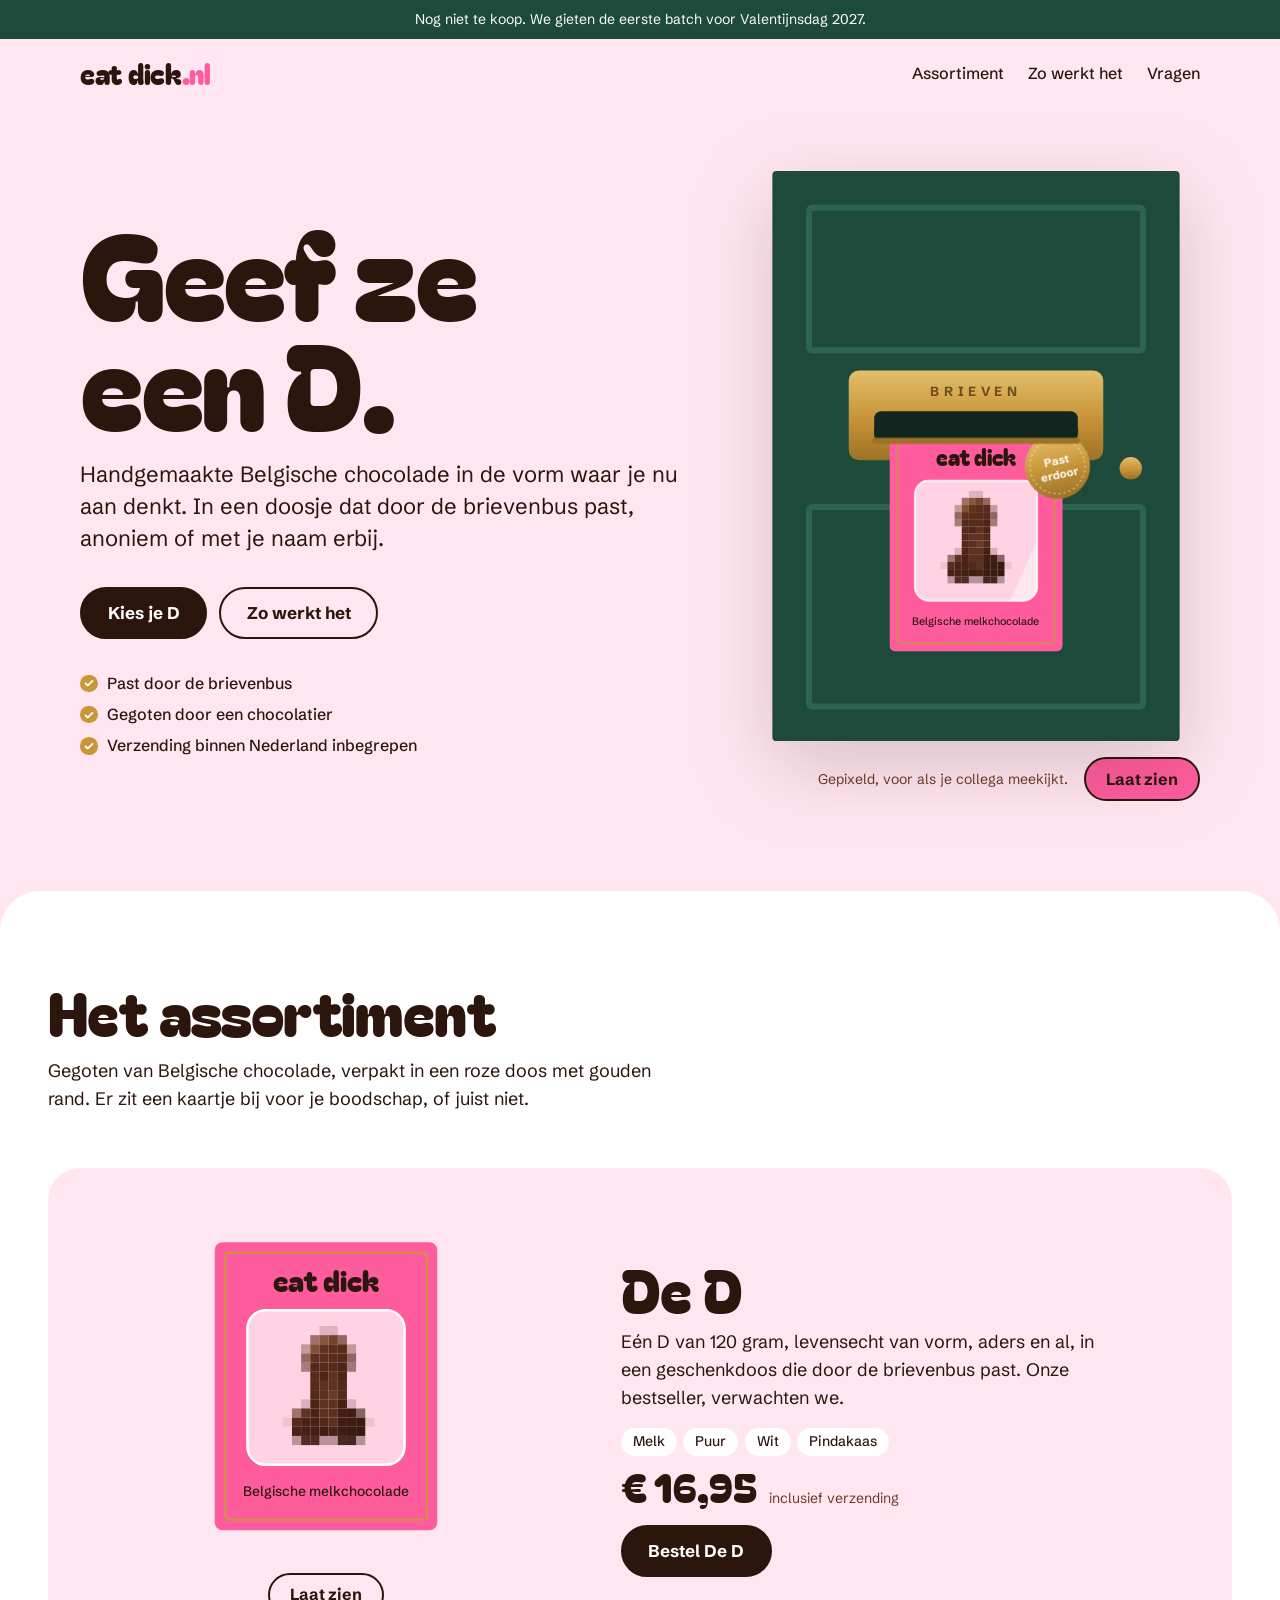
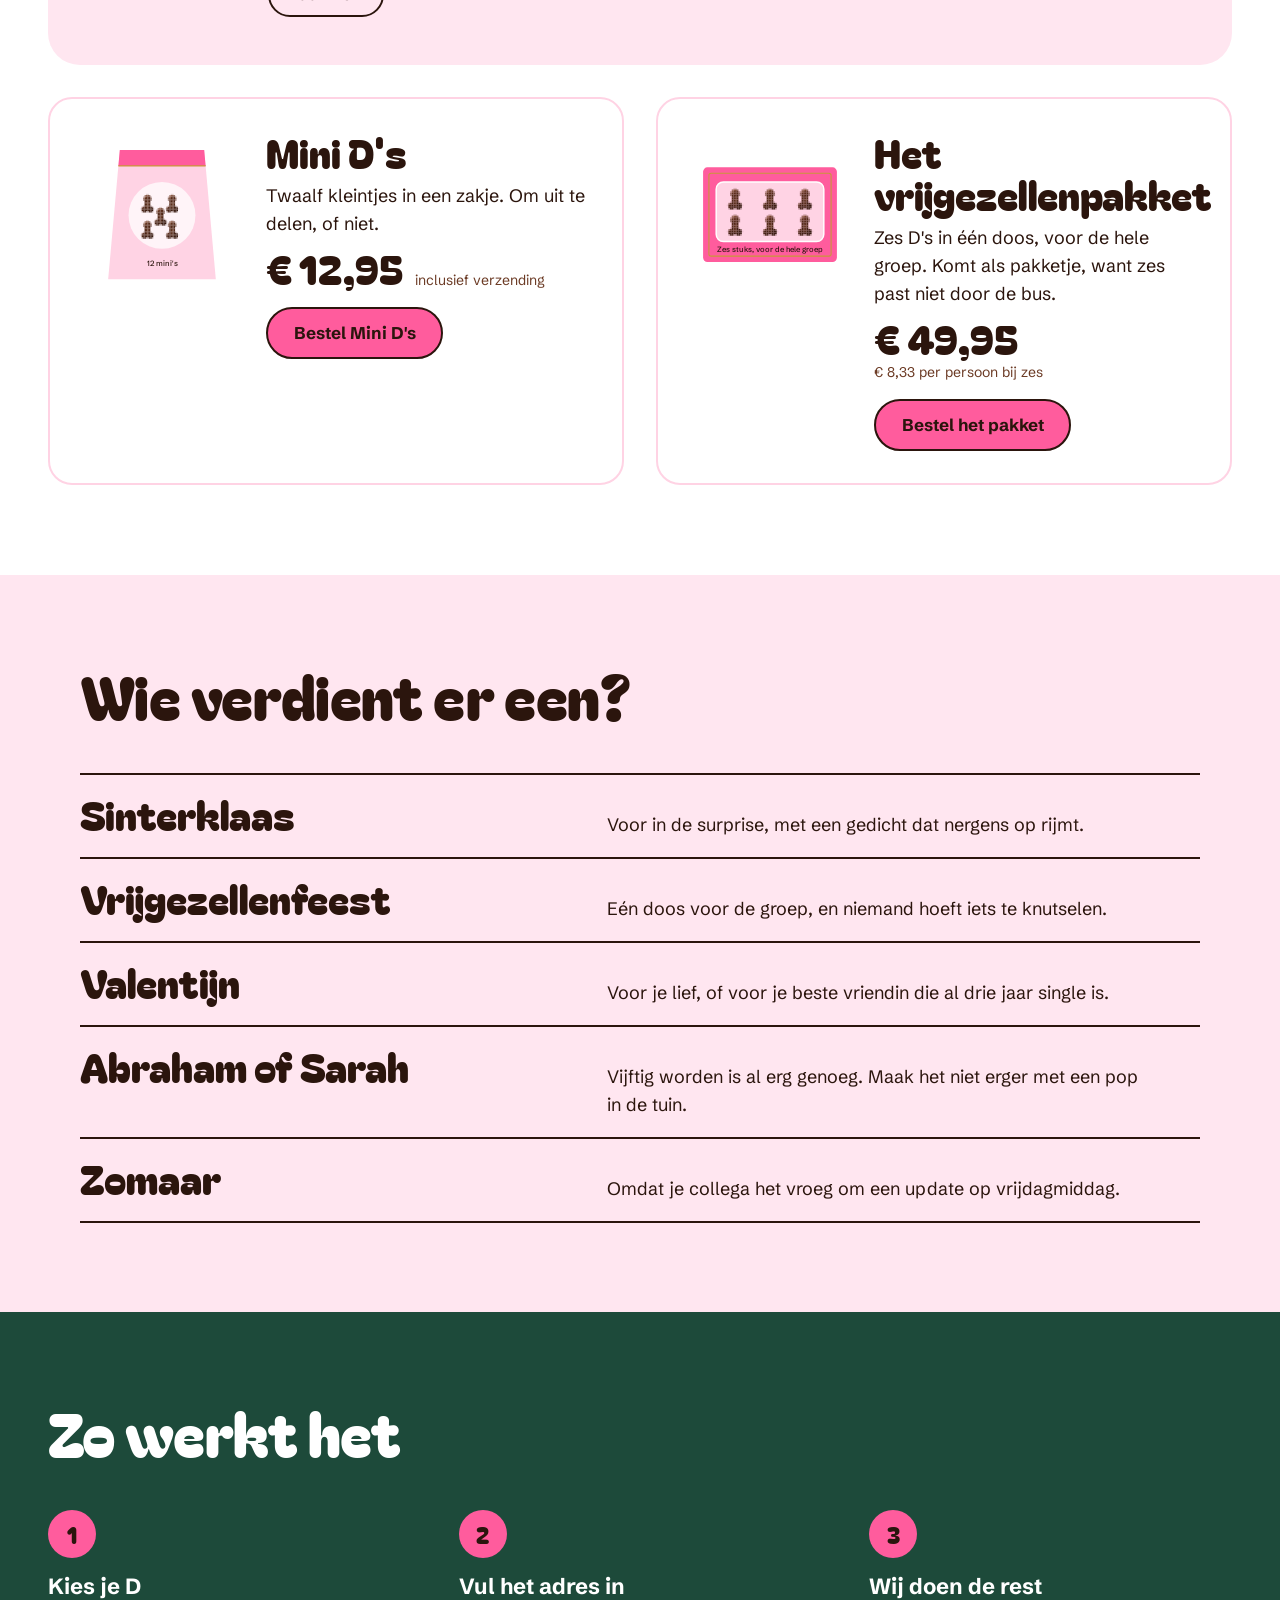
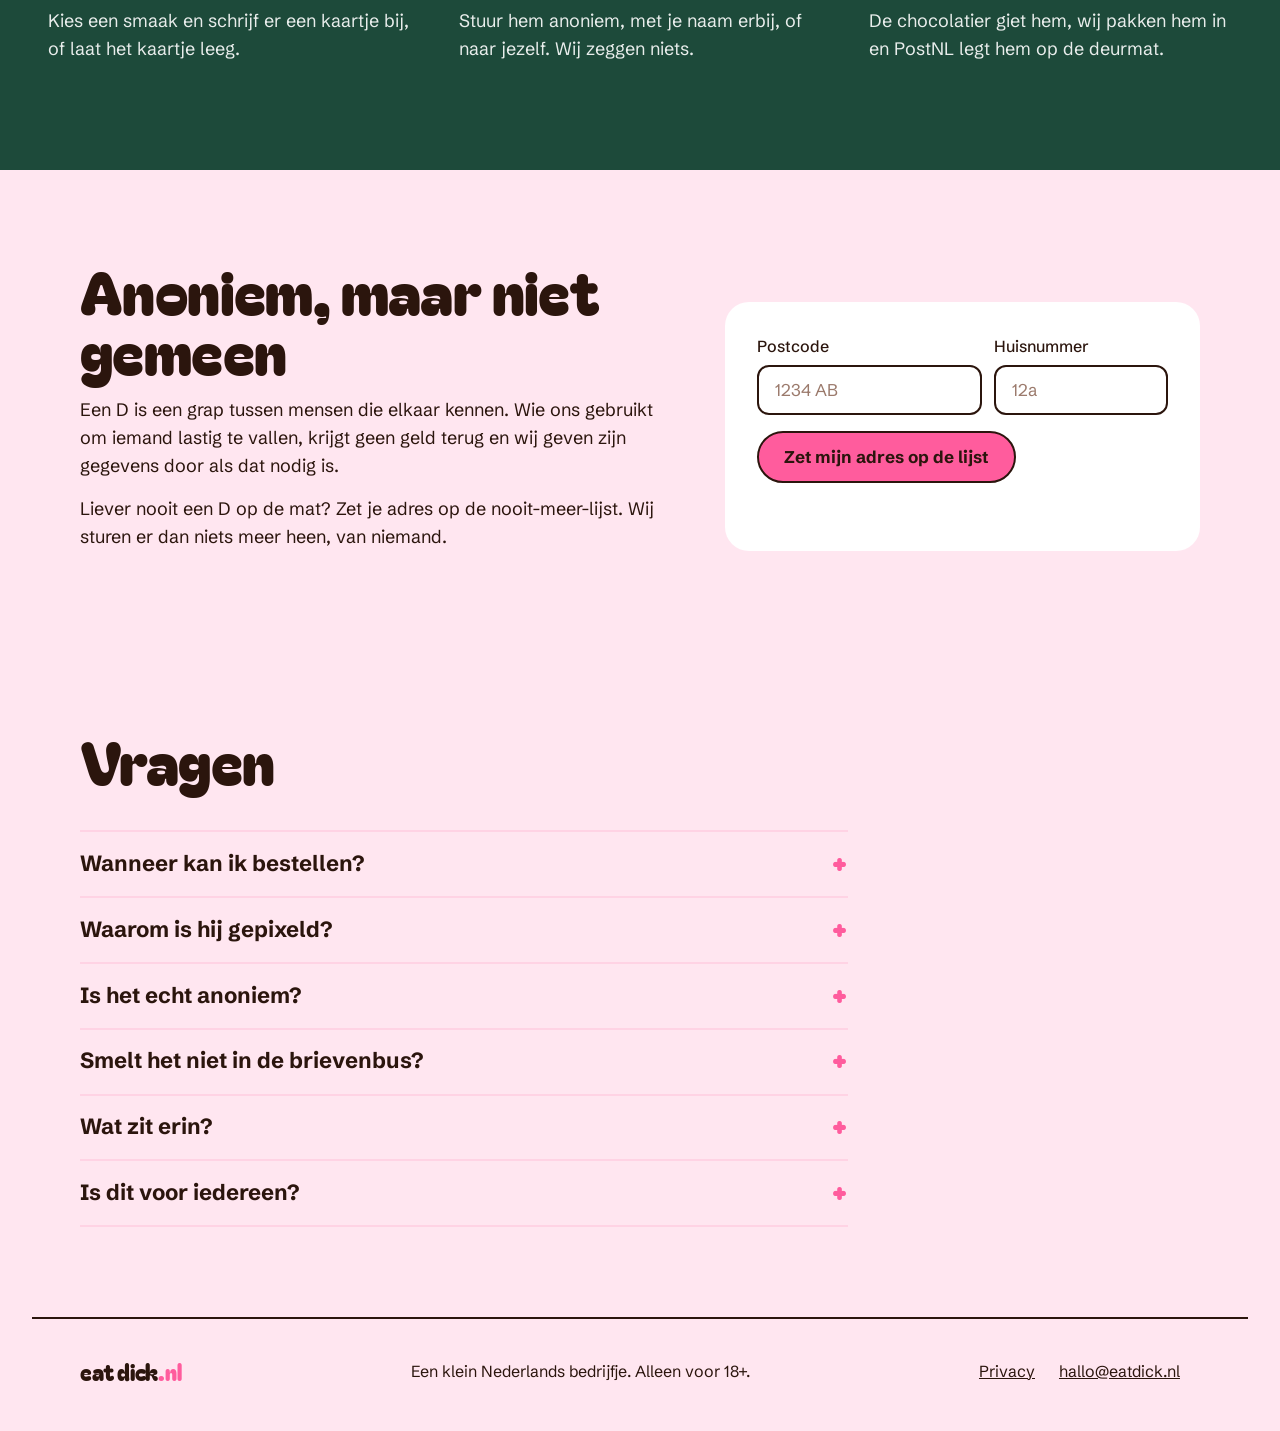
<file: index.html>
<!doctype html>
<html lang="nl">
<head>
  <meta charset="utf-8">
  <meta name="viewport" content="width=device-width, initial-scale=1">
  <title>eat dick — chocolade die door de brievenbus past</title>
  <meta name="description" content="Handgemaakte Belgische chocolade in de vorm waar je aan denkt. In een doosje dat door de brievenbus past, anoniem of met je naam erbij. Eerste batch voor Valentijnsdag 2027.">
  <meta name="theme-color" content="#1D4A3A">
  <link rel="icon" href="favicon.svg" type="image/svg+xml">
  <meta property="og:type" content="website">
  <meta property="og:url" content="https://eatdick.nl/">
  <meta property="og:title" content="Geef ze een D.">
  <meta property="og:description" content="Handgemaakte Belgische chocolade die door de brievenbus past. Anoniem of met je naam erbij.">
  <meta property="og:image" content="https://eatdick.nl/og.png">
  <meta name="twitter:card" content="summary_large_image">
  <link rel="preload" href="fonts/bagel-fat-one.woff2" as="font" type="font/woff2" crossorigin>
  <link rel="stylesheet" href="styles.css">
  <script src="config.js"></script>
  <script src="app.js" defer></script>
</head>
<body>
  <a class="skip" href="#assortiment">Naar het assortiment</a>

  <p class="notice">Nog niet te koop. We gieten de eerste batch voor <span data-launch>Valentijnsdag 2027</span>.</p>

  <header class="site-header">
    <a class="wordmark" href="/" aria-label="eat dick, naar de homepage">eat dick<span>.nl</span></a>
    <nav aria-label="Hoofdmenu">
      <a href="#assortiment">Assortiment</a>
      <a href="#zo-werkt-het">Zo werkt het</a>
      <a href="#vragen">Vragen</a>
    </nav>
  </header>

  <main>
    <!-- Hero -->
    <section class="hero" aria-labelledby="hero-title">
      <div class="hero-copy">
        <h1 id="hero-title">Geef ze een&nbsp;D.</h1>
        <p class="lede">Handgemaakte Belgische chocolade in de vorm waar je nu aan denkt. In een doosje dat door de brievenbus past, anoniem of met je naam erbij.</p>
        <div class="hero-actions">
          <a class="btn btn-primary" href="#assortiment">Kies je D</a>
          <a class="btn btn-quiet" href="#zo-werkt-het">Zo werkt het</a>
        </div>
        <ul class="assurances">
          <li>Past door de brievenbus</li>
          <li>Gegoten door een chocolatier</li>
          <li>Verzending binnen Nederland inbegrepen</li>
        </ul>
      </div>

      <figure class="hero-art">
        <svg viewBox="0 0 440 560" class="door" focusable="false" aria-hidden="true">
          <defs>
            <linearGradient id="choc" x1="0" y1="0" x2="1" y2="1">
              <stop offset="0" stop-color="#7A4128"/>
              <stop offset=".55" stop-color="#4A2416"/>
              <stop offset="1" stop-color="#2B150D"/>
            </linearGradient>
            <linearGradient id="brass" x1="0" y1="0" x2="0" y2="1">
              <stop offset="0" stop-color="#E3BE6B"/>
              <stop offset=".5" stop-color="#C9973A"/>
              <stop offset="1" stop-color="#9C7226"/>
            </linearGradient>
            <clipPath id="below-slot"><rect x="0" y="250" width="440" height="310"/></clipPath>
            <clipPath id="window"><rect x="25" y="52" width="120" height="118" rx="14"/></clipPath>
          </defs>

          <!-- the front door -->
          <rect x="20" y="0" width="400" height="560" rx="4" fill="#1D4A3A"/>
          <rect x="56" y="36" width="328" height="140" rx="3" fill="none" stroke="#2C6450" stroke-width="6"/>
          <rect x="56" y="330" width="328" height="196" rx="3" fill="none" stroke="#2C6450" stroke-width="6"/>
          <circle cx="372" cy="292" r="11" fill="url(#brass)"/>

          <!-- brass letterbox -->
          <rect x="95" y="196" width="250" height="88" rx="10" fill="url(#brass)"/>
          <text x="220" y="221" text-anchor="middle" class="engraving">BRIEVEN</text>
          <rect x="120" y="236" width="200" height="28" rx="7" fill="#10261E"/>

          <!-- the box, coming through -->
          <g clip-path="url(#below-slot)">
            <g class="parcel">
              <g transform="translate(135 252)">
                <rect width="170" height="220" rx="6" fill="#FF5C9D"/>
                <rect x="8" y="8" width="154" height="204" rx="3" fill="none" stroke="#C9973A" stroke-width="1.5"/>
                <text x="85" y="38" text-anchor="middle" class="box-mark">eat dick</text>
                <rect x="25" y="52" width="120" height="118" rx="14" fill="#FFD3E4"/>
                <use class="art-px" href="#dick-px" x="43" y="62" width="84" height="94"/>
                <use class="art-clear" href="#dick" x="43" y="62" width="84" height="94"/>
                <g clip-path="url(#window)">
                  <rect class="shine" x="-60" y="30" width="34" height="200" fill="#fff" opacity=".45" transform="rotate(24 85 111)"/>
                </g>
                <rect x="25" y="52" width="120" height="118" rx="14" fill="none" stroke="#fff" stroke-opacity=".8" stroke-width="2"/>
                <text x="85" y="194" text-anchor="middle" class="box-small">Belgische melkchocolade</text>
              </g>
              <g transform="translate(300 290) rotate(-12)">
                <circle r="32" fill="url(#brass)"/>
                <circle r="27" fill="none" stroke="#fff" stroke-opacity=".6" stroke-dasharray="2 3"/>
                <text y="-2" text-anchor="middle" class="seal">Past</text>
                <text y="12" text-anchor="middle" class="seal">erdoor</text>
              </g>
            </g>
          </g>
          <!-- lower lip of the slot, drawn over the box -->
          <rect x="120" y="250" width="200" height="14" rx="5" fill="#10261E"/>
          <rect x="118" y="262" width="204" height="6" rx="3" fill="#9C7226"/>
        </svg>
        <figcaption class="reveal-bar">
          <span>Gepixeld, voor als je collega meekijkt.</span>
          <button class="btn btn-secondary reveal" type="button" data-reveal aria-pressed="false">Laat zien</button>
        </figcaption>
      </figure>
    </section>

    <!-- Products -->
    <section id="assortiment" class="section full" aria-labelledby="assortiment-title">
      <div class="wrap">
      <h2 id="assortiment-title">Het assortiment</h2>
      <p class="section-intro">Gegoten van Belgische chocolade, verpakt in een roze doos met gouden rand. Er zit een kaartje bij voor je boodschap, of juist niet.</p>

      <article class="product product-featured" data-product="single">
        <div class="product-art">
          <svg viewBox="0 0 220 260" aria-hidden="true">
            <rect x="25" y="20" width="170" height="220" rx="6" fill="#FF5C9D"/>
            <rect x="33" y="28" width="154" height="204" rx="3" fill="none" stroke="#C9973A" stroke-width="1.5"/>
            <text x="110" y="58" text-anchor="middle" class="box-mark">eat dick</text>
            <rect x="50" y="72" width="120" height="118" rx="14" fill="#FFD3E4" stroke="#fff" stroke-width="2"/>
            <use class="art-px" href="#dick-px" x="70" y="84" width="84" height="94"/><use class="art-clear" href="#dick" x="70" y="84" width="84" height="94"/>
            <text x="110" y="214" text-anchor="middle" class="box-small">Belgische melkchocolade</text>
          </svg>
          <button class="btn btn-quiet reveal" type="button" data-reveal aria-pressed="false">Laat zien</button>
        </div>
        <div class="product-body">
          <h3>De D</h3>
          <p>Eén D van 120 gram, levensecht van vorm, aders en al, in een geschenkdoos die door de brievenbus past. Onze bestseller, verwachten we.</p>
          <ul class="flavours" aria-label="Smaken">
            <li>Melk</li><li>Puur</li><li>Wit</li><li>Pindakaas</li>
          </ul>
          <p class="price"><span data-price="single">€ 16,95</span> <small>inclusief verzending</small></p>
          <button class="btn btn-primary" type="button" data-order="single">Bestel De D</button>
        </div>
      </article>

      <div class="product-pair">
        <article class="product" data-product="mini">
          <div class="product-art" aria-hidden="true">
            <svg viewBox="0 0 220 220">
            <path d="M52 26h116l16 178H36z" fill="#FFD3E4"/>
            <path d="M52 26h116l2 22H50z" fill="#FF5C9D"/>
            <path d="M50 48h120" stroke="#C9973A" stroke-width="1.5"/>
            <circle cx="110" cy="116" r="46" fill="#fff" opacity=".75"/>
            <use class="art-px" href="#dick-px" x="78" y="86" width="24" height="27"/><use class="art-clear" href="#dick" x="78" y="86" width="24" height="27"/>
            <use class="art-px" href="#dick-px" x="112" y="86" width="24" height="27"/><use class="art-clear" href="#dick" x="112" y="86" width="24" height="27"/>
            <use class="art-px" href="#dick-px" x="96" y="104" width="24" height="27"/><use class="art-clear" href="#dick" x="96" y="104" width="24" height="27"/>
            <use class="art-px" href="#dick-px" x="78" y="122" width="24" height="27"/><use class="art-clear" href="#dick" x="78" y="122" width="24" height="27"/>
            <use class="art-px" href="#dick-px" x="112" y="122" width="24" height="27"/><use class="art-clear" href="#dick" x="112" y="122" width="24" height="27"/>
            <text x="110" y="186" text-anchor="middle" class="box-small">12 mini's</text>
          </svg>
          </div>
          <div class="product-body">
            <h3>Mini D's</h3>
            <p>Twaalf kleintjes in een zakje. Om uit te delen, of niet.</p>
            <p class="price"><span data-price="mini">€ 12,95</span> <small>inclusief verzending</small></p>
            <button class="btn btn-secondary" type="button" data-order="mini">Bestel Mini D's</button>
          </div>
        </article>

        <article class="product" data-product="party">
          <div class="product-art" aria-hidden="true">
            <svg viewBox="0 0 220 220">
            <rect x="18" y="50" width="184" height="130" rx="6" fill="#FF5C9D"/>
            <rect x="26" y="58" width="168" height="114" rx="3" fill="none" stroke="#C9973A" stroke-width="1.5"/>
            <rect x="36" y="70" width="148" height="82" rx="10" fill="#FFD3E4" stroke="#fff" stroke-width="2"/>
            <use class="art-px" href="#dick-px" x="48" y="78" width="28" height="31"/><use class="art-clear" href="#dick" x="48" y="78" width="28" height="31"/>
            <use class="art-px" href="#dick-px" x="96" y="78" width="28" height="31"/><use class="art-clear" href="#dick" x="96" y="78" width="28" height="31"/>
            <use class="art-px" href="#dick-px" x="144" y="78" width="28" height="31"/><use class="art-clear" href="#dick" x="144" y="78" width="28" height="31"/>
            <use class="art-px" href="#dick-px" x="48" y="114" width="28" height="31"/><use class="art-clear" href="#dick" x="48" y="114" width="28" height="31"/>
            <use class="art-px" href="#dick-px" x="96" y="114" width="28" height="31"/><use class="art-clear" href="#dick" x="96" y="114" width="28" height="31"/>
            <use class="art-px" href="#dick-px" x="144" y="114" width="28" height="31"/><use class="art-clear" href="#dick" x="144" y="114" width="28" height="31"/>
            <text x="110" y="166" text-anchor="middle" class="box-small">Zes stuks, voor de hele groep</text>
          </svg>
          </div>
          <div class="product-body">
            <h3>Het vrijgezellenpakket</h3>
            <p>Zes D's in één doos, voor de hele groep. Komt als pakketje, want zes past niet door de bus.</p>
            <p class="price"><span data-price="party">€ 49,95</span> <small><span data-price-pp="party">€ 8,33</span> per persoon bij zes</small></p>
            <button class="btn btn-secondary" type="button" data-order="party">Bestel het pakket</button>
          </div>
        </article>
      </div>
      </div>
    </section>

    <!-- Occasions -->
    <section class="section occasions" aria-labelledby="occasions-title">
      <h2 id="occasions-title">Wie verdient er een?</h2>
      <dl class="occasion-list">
        <div><dt>Sinterklaas</dt><dd>Voor in de surprise, met een gedicht dat nergens op rijmt.</dd></div>
        <div><dt>Vrijgezellenfeest</dt><dd>Eén doos voor de groep, en niemand hoeft iets te knutselen.</dd></div>
        <div><dt>Valentijn</dt><dd>Voor je lief, of voor je beste vriendin die al drie jaar single is.</dd></div>
        <div><dt>Abraham of Sarah</dt><dd>Vijftig worden is al erg genoeg. Maak het niet erger met een pop in de tuin.</dd></div>
        <div><dt>Zomaar</dt><dd>Omdat je collega het vroeg om een update op vrijdagmiddag.</dd></div>
      </dl>
    </section>

    <!-- How it works -->
    <section id="zo-werkt-het" class="section full" aria-labelledby="how-title">
      <div class="wrap">
      <h2 id="how-title">Zo werkt het</h2>
      <ol class="steps">
        <li>
          <h3>Kies je D</h3>
          <p>Kies een smaak en schrijf er een kaartje bij, of laat het kaartje leeg.</p>
        </li>
        <li>
          <h3>Vul het adres in</h3>
          <p>Stuur hem anoniem, met je naam erbij, of naar jezelf. Wij zeggen niets.</p>
        </li>
        <li>
          <h3>Wij doen de rest</h3>
          <p>De chocolatier giet hem, wij pakken hem in en PostNL legt hem op de deurmat.</p>
        </li>
      </ol>
      </div>
    </section>

    <!-- Policy -->
    <section id="nooit-meer" class="section policy" aria-labelledby="policy-title">
      <div class="policy-copy">
        <h2 id="policy-title">Anoniem, maar niet gemeen</h2>
        <p>Een D is een grap tussen mensen die elkaar kennen. Wie ons gebruikt om iemand lastig te vallen, krijgt geen geld terug en wij geven zijn gegevens door als dat nodig is.</p>
        <p>Liever nooit een D op de mat? Zet je adres op de nooit-meer-lijst. Wij sturen er dan niets meer heen, van niemand.</p>
      </div>
      <form class="optout" name="nooit-meer" method="POST" data-netlify="true" netlify-honeypot="bot-field" data-form="optout">
        <input type="hidden" name="form-name" value="nooit-meer">
        <p class="hp"><label>Niet invullen <input name="bot-field" tabindex="-1" autocomplete="off"></label></p>
        <div class="field-row">
          <label>Postcode
            <input name="postcode" required autocomplete="postal-code" inputmode="text" pattern="[1-9][0-9]{3}\s?[A-Za-z]{2}" placeholder="1234 AB">
          </label>
          <label>Huisnummer
            <input name="huisnummer" required autocomplete="address-line2" placeholder="12a">
          </label>
        </div>
        <button class="btn btn-secondary" type="submit">Zet mijn adres op de lijst</button>
        <p class="form-status" role="status" aria-live="polite"></p>
      </form>
    </section>

    <!-- FAQ -->
    <section id="vragen" class="section faq" aria-labelledby="faq-title">
      <h2 id="faq-title">Vragen</h2>
      <details>
        <summary>Wanneer kan ik bestellen?</summary>
        <p>We gieten de eerste batch voor <span data-launch>Valentijnsdag 2027</span>. Zet je op de lijst, dan krijg je als eerste een mail en <span data-discount>15</span>% korting op je eerste bestelling.</p>
      </details>
      <details>
        <summary>Waarom is hij gepixeld?</summary>
        <p>Omdat er misschien iemand over je schouder meekijkt. Druk op Laat zien, dan zie je hem zoals hij in de doos zit.</p>
      </details>
      <details>
        <summary>Is het echt anoniem?</summary>
        <p>Ja, als je dat kiest. De ontvanger ziet geen naam en geen afzender. Wij bewaren je gegevens wel, voor het geval iemand de grap niet grappig vindt.</p>
      </details>
      <details>
        <summary>Smelt het niet in de brievenbus?</summary>
        <p>Bij een hittegolf versturen we niet. We houden het weer in de gaten en sturen dan een dag later.</p>
      </details>
      <details>
        <summary>Wat zit erin?</summary>
        <p>Belgische chocolade met melk en soja. De pindakaassmaak bevat pinda. Alles wordt gemaakt in een keuken waar ook noten verwerkt worden.</p>
      </details>
      <details>
        <summary>Is dit voor iedereen?</summary>
        <p>Alleen voor 18 jaar en ouder, als afzender en als ontvanger.</p>
      </details>
    </section>
  </main>

  <footer class="site-footer">
    <p class="wordmark wordmark-small">eat dick<span>.nl</span></p>
    <p>Een klein Nederlands bedrijfje. Alleen voor 18+.</p>
    <p><a href="privacy.html">Privacy</a> <a href="mailto:hallo@eatdick.nl">hallo@eatdick.nl</a></p>
  </footer>

  <!-- Waitlist dialog (the "order" step) -->
  <dialog class="order" id="order" aria-labelledby="order-title">
    <form name="wachtlijst" method="POST" data-netlify="true" netlify-honeypot="bot-field" data-form="waitlist" class="order-form">
      <button class="close" type="button" data-close aria-label="Sluiten">×</button>
      <input type="hidden" name="form-name" value="wachtlijst">
      <input type="hidden" name="product">
      <input type="hidden" name="variant">
      <input type="hidden" name="prijs">
      <p class="hp"><label>Niet invullen <input name="bot-field" tabindex="-1" autocomplete="off"></label></p>

      <div class="order-step" data-step="form">
        <h2 id="order-title">De eerste batch komt eraan</h2>
        <p>We gieten de eerste D's voor <span data-launch>Valentijnsdag 2027</span>. Zet je op de lijst: je hoort het als eerste en krijgt <span data-discount>15</span>% korting op je eerste bestelling.</p>
        <p class="order-summary"><strong data-summary-name>De D</strong> <span data-summary-price>€ 16,95</span></p>

        <fieldset>
          <legend>Waar is hij voor?</legend>
          <div class="chips">
            <label><input type="radio" name="gelegenheid" value="sinterklaas" required> Sinterklaas</label>
            <label><input type="radio" name="gelegenheid" value="vrijgezellen"> Vrijgezellenfeest</label>
            <label><input type="radio" name="gelegenheid" value="valentijn"> Valentijn</label>
            <label><input type="radio" name="gelegenheid" value="verjaardag"> Verjaardag</label>
            <label><input type="radio" name="gelegenheid" value="zomaar"> Zomaar</label>
          </div>
        </fieldset>

        <fieldset>
          <legend>Hoe wil je hem versturen?</legend>
          <div class="chips">
            <label><input type="radio" name="verzending" value="anoniem" required> Anoniem</label>
            <label><input type="radio" name="verzending" value="met-naam"> Met mijn naam erbij</label>
            <label><input type="radio" name="verzending" value="naar-mezelf"> Naar mezelf</label>
          </div>
        </fieldset>

        <label class="field">E-mailadres
          <input type="email" name="email" required autocomplete="email" placeholder="jij@voorbeeld.nl">
        </label>

        <label class="consent">
          <input type="checkbox" name="toestemming" value="ja" required>
          <span>Ik ben 18 of ouder en wil één mail als de eerste batch klaar is. Afmelden kan altijd. <a href="privacy.html" target="_blank" rel="noopener">Privacy</a></span>
        </label>

        <button class="btn btn-primary btn-wide" type="submit">Zet me op de lijst</button>
        <p class="form-status" role="status" aria-live="polite"></p>
      </div>

      <div class="order-step" data-step="done" hidden>
        <h2 tabindex="-1" data-done-title>Je staat op de lijst</h2>
        <p>Zodra de eerste batch gegoten is, krijg je een mail met je kortingscode. Ken je iemand die er een verdient? Stuur deze site door.</p>
        <div class="share">
          <a class="btn btn-primary" data-share-whatsapp href="https://wa.me/?text=" target="_blank" rel="noopener">Deel via WhatsApp</a>
          <button class="btn btn-quiet" type="button" data-share-copy>Kopieer de link</button>
        </div>
      </div>
    </form>
  </dialog>

  <!-- Product illustrations -->
  <svg width="0" height="0" class="defs" aria-hidden="true" focusable="false">
    <defs>
      <linearGradient id="choc-us" gradientUnits="userSpaceOnUse" x1="0" y1="0" x2="84" y2="94"><stop offset="0" stop-color="#7A4128"/><stop offset=".55" stop-color="#4A2416"/><stop offset="1" stop-color="#2B150D"/></linearGradient>
      <symbol id="dick" viewBox="0 0 84 94">
        <circle cx="28" cy="76" r="15" fill="url(#choc-us)"/>
<circle cx="56" cy="76" r="15" fill="url(#choc-us)"/>
<path d="M42 70v12" stroke="#24110A" stroke-width="2" stroke-linecap="round" opacity=".45"/>
<rect x="28" y="24" width="28" height="56" rx="14" fill="url(#choc-us)"/>
<path d="M23 30C23 14 33 5 42 5s19 9 19 25c0 4-8 6-19 4C31 36 23 34 23 30z" fill="url(#choc-us)"/>
<path d="M26 32q16 8 32 0" fill="none" stroke="#24110A" stroke-width="2" stroke-linecap="round" opacity=".55"/>
<clipPath id="shaft-clip"><rect x="28" y="24" width="28" height="56" rx="14"/></clipPath>
<g clip-path="url(#shaft-clip)" fill="none" stroke-linecap="round" stroke-linejoin="round">
<g stroke="#1A0B05" stroke-width="3.4" opacity=".55" transform="translate(.9 .9)"><path d="M46 36c3 6-3 10 0 17s-4 11-1 19c1 3 2 5 2 8"/>
<path d="M45 55c4 0 7-3 8-8"/>
<path d="M36 44c2 5-2 9 1 15s-1 10 1 15"/></g>
<g stroke="#6E3B23" stroke-width="3"><path d="M46 36c3 6-3 10 0 17s-4 11-1 19c1 3 2 5 2 8"/>
<path d="M45 55c4 0 7-3 8-8"/>
<path d="M36 44c2 5-2 9 1 15s-1 10 1 15"/></g>
<g stroke="#B5795A" stroke-width="1" opacity=".8" transform="translate(-.6 -.6)"><path d="M46 36c3 6-3 10 0 17s-4 11-1 19c1 3 2 5 2 8"/>
<path d="M45 55c4 0 7-3 8-8"/>
<path d="M36 44c2 5-2 9 1 15s-1 10 1 15"/></g>
</g>
<path d="M31 18q5-8 14-8" fill="none" stroke="#D49A78" stroke-width="3" stroke-linecap="round" opacity=".75"/>
<path d="M18 72a10 10 0 0 1 8-8" fill="none" stroke="#B9785A" stroke-width="2.5" stroke-linecap="round" opacity=".55"/>
      </symbol>
      <symbol id="dick-px" viewBox="0 0 84 94"><rect x="35" y="0" width="7" height="7" fill="#64341F" opacity="0.2"/><rect x="42" y="0" width="7" height="7" fill="#62321F" opacity="0.2"/><rect x="28" y="7" width="7" height="7" fill="#6F3D27" opacity="0.66"/><rect x="35" y="7" width="7" height="7" fill="#89553D"/><rect x="42" y="7" width="7" height="7" fill="#75442F"/><rect x="49" y="7" width="7" height="7" fill="#5C2F1C" opacity="0.66"/><rect x="21" y="14" width="7" height="7" fill="#64331F" opacity="0.36"/><rect x="28" y="14" width="7" height="7" fill="#814E37"/><rect x="35" y="14" width="7" height="7" fill="#61321F"/><rect x="42" y="14" width="7" height="7" fill="#5B2E1C"/><rect x="49" y="14" width="7" height="7" fill="#582C1B"/><rect x="56" y="14" width="7" height="7" fill="#562B1A" opacity="0.35"/><rect x="21" y="21" width="7" height="7" fill="#61321E" opacity="0.65"/><rect x="28" y="21" width="7" height="7" fill="#5E301D"/><rect x="35" y="21" width="7" height="7" fill="#5B2E1C"/><rect x="42" y="21" width="7" height="7" fill="#582C1B"/><rect x="49" y="21" width="7" height="7" fill="#552A1A"/><rect x="56" y="21" width="7" height="7" fill="#522919" opacity="0.64"/><rect x="21" y="28" width="7" height="7" fill="#562C1A" opacity="0.52"/><rect x="28" y="28" width="7" height="7" fill="#532A19"/><rect x="35" y="28" width="7" height="7" fill="#562B1A"/><rect x="42" y="28" width="7" height="7" fill="#542A19"/><rect x="49" y="28" width="7" height="7" fill="#4B2516"/><rect x="56" y="28" width="7" height="7" fill="#492415" opacity="0.51"/><rect x="28" y="35" width="7" height="7" fill="#552B1A"/><rect x="35" y="35" width="7" height="7" fill="#4D2617"/><rect x="42" y="35" width="7" height="7" fill="#5F3320"/><rect x="49" y="35" width="7" height="7" fill="#4B2516"/><rect x="28" y="42" width="7" height="7" fill="#542A19"/><rect x="35" y="42" width="7" height="7" fill="#5E3220"/><rect x="42" y="42" width="7" height="7" fill="#5E3320"/><rect x="49" y="42" width="7" height="7" fill="#532A1A"/><rect x="28" y="49" width="7" height="7" fill="#532A19"/><rect x="35" y="49" width="7" height="7" fill="#5A301E"/><rect x="42" y="49" width="7" height="7" fill="#6A3B26"/><rect x="49" y="49" width="7" height="7" fill="#532C1B"/><rect x="21" y="56" width="7" height="7" fill="#4F2718" opacity="0.2"/><rect x="28" y="56" width="7" height="7" fill="#4D2517"/><rect x="35" y="56" width="7" height="7" fill="#5E3320"/><rect x="42" y="56" width="7" height="7" fill="#5C3220"/><rect x="49" y="56" width="7" height="7" fill="#432013"/><rect x="56" y="56" width="7" height="7" fill="#411F13" opacity="0.2"/><rect x="14" y="63" width="7" height="7" fill="#633624" opacity="0.61"/><rect x="21" y="63" width="7" height="7" fill="#603422"/><rect x="28" y="63" width="7" height="7" fill="#492315"/><rect x="35" y="63" width="7" height="7" fill="#5B311F"/><rect x="42" y="63" width="7" height="7" fill="#5A301F"/><rect x="49" y="63" width="7" height="7" fill="#411F13"/><rect x="56" y="63" width="7" height="7" fill="#3F1E12"/><rect x="63" y="63" width="7" height="7" fill="#3C1D12" opacity="0.61"/><rect x="7" y="70" width="7" height="7" fill="#4D2617" opacity="0.09"/><rect x="14" y="70" width="7" height="7" fill="#552C1C"/><rect x="21" y="70" width="7" height="7" fill="#492315"/><rect x="28" y="70" width="7" height="7" fill="#462214"/><rect x="35" y="70" width="7" height="7" fill="#512A1A"/><rect x="42" y="70" width="7" height="7" fill="#5A311F"/><rect x="49" y="70" width="7" height="7" fill="#3E1E12"/><rect x="56" y="70" width="7" height="7" fill="#3C1D12"/><rect x="63" y="70" width="7" height="7" fill="#391C11"/><rect x="70" y="70" width="7" height="7" fill="#371B10" opacity="0.09"/><rect x="14" y="77" width="7" height="7" fill="#482315"/><rect x="21" y="77" width="7" height="7" fill="#462214"/><rect x="28" y="77" width="7" height="7" fill="#432014"/><rect x="35" y="77" width="7" height="7" fill="#401F13"/><rect x="42" y="77" width="7" height="7" fill="#462316"/><rect x="49" y="77" width="7" height="7" fill="#3B1D11"/><rect x="56" y="77" width="7" height="7" fill="#391B11"/><rect x="63" y="77" width="7" height="7" fill="#361A10"/><rect x="14" y="84" width="7" height="7" fill="#462214" opacity="0.36"/><rect x="21" y="84" width="7" height="7" fill="#432014" opacity="0.92"/><rect x="28" y="84" width="7" height="7" fill="#401F13" opacity="0.92"/><rect x="35" y="84" width="7" height="7" fill="#3F1E12" opacity="0.36"/><rect x="42" y="84" width="7" height="7" fill="#3B1D11" opacity="0.36"/><rect x="49" y="84" width="7" height="7" fill="#391B11" opacity="0.92"/><rect x="56" y="84" width="7" height="7" fill="#361A10" opacity="0.92"/><rect x="63" y="84" width="7" height="7" fill="#35190F" opacity="0.36"/></symbol>
      
      
      
    </defs>
  </svg>
</body>
</html>
</file>
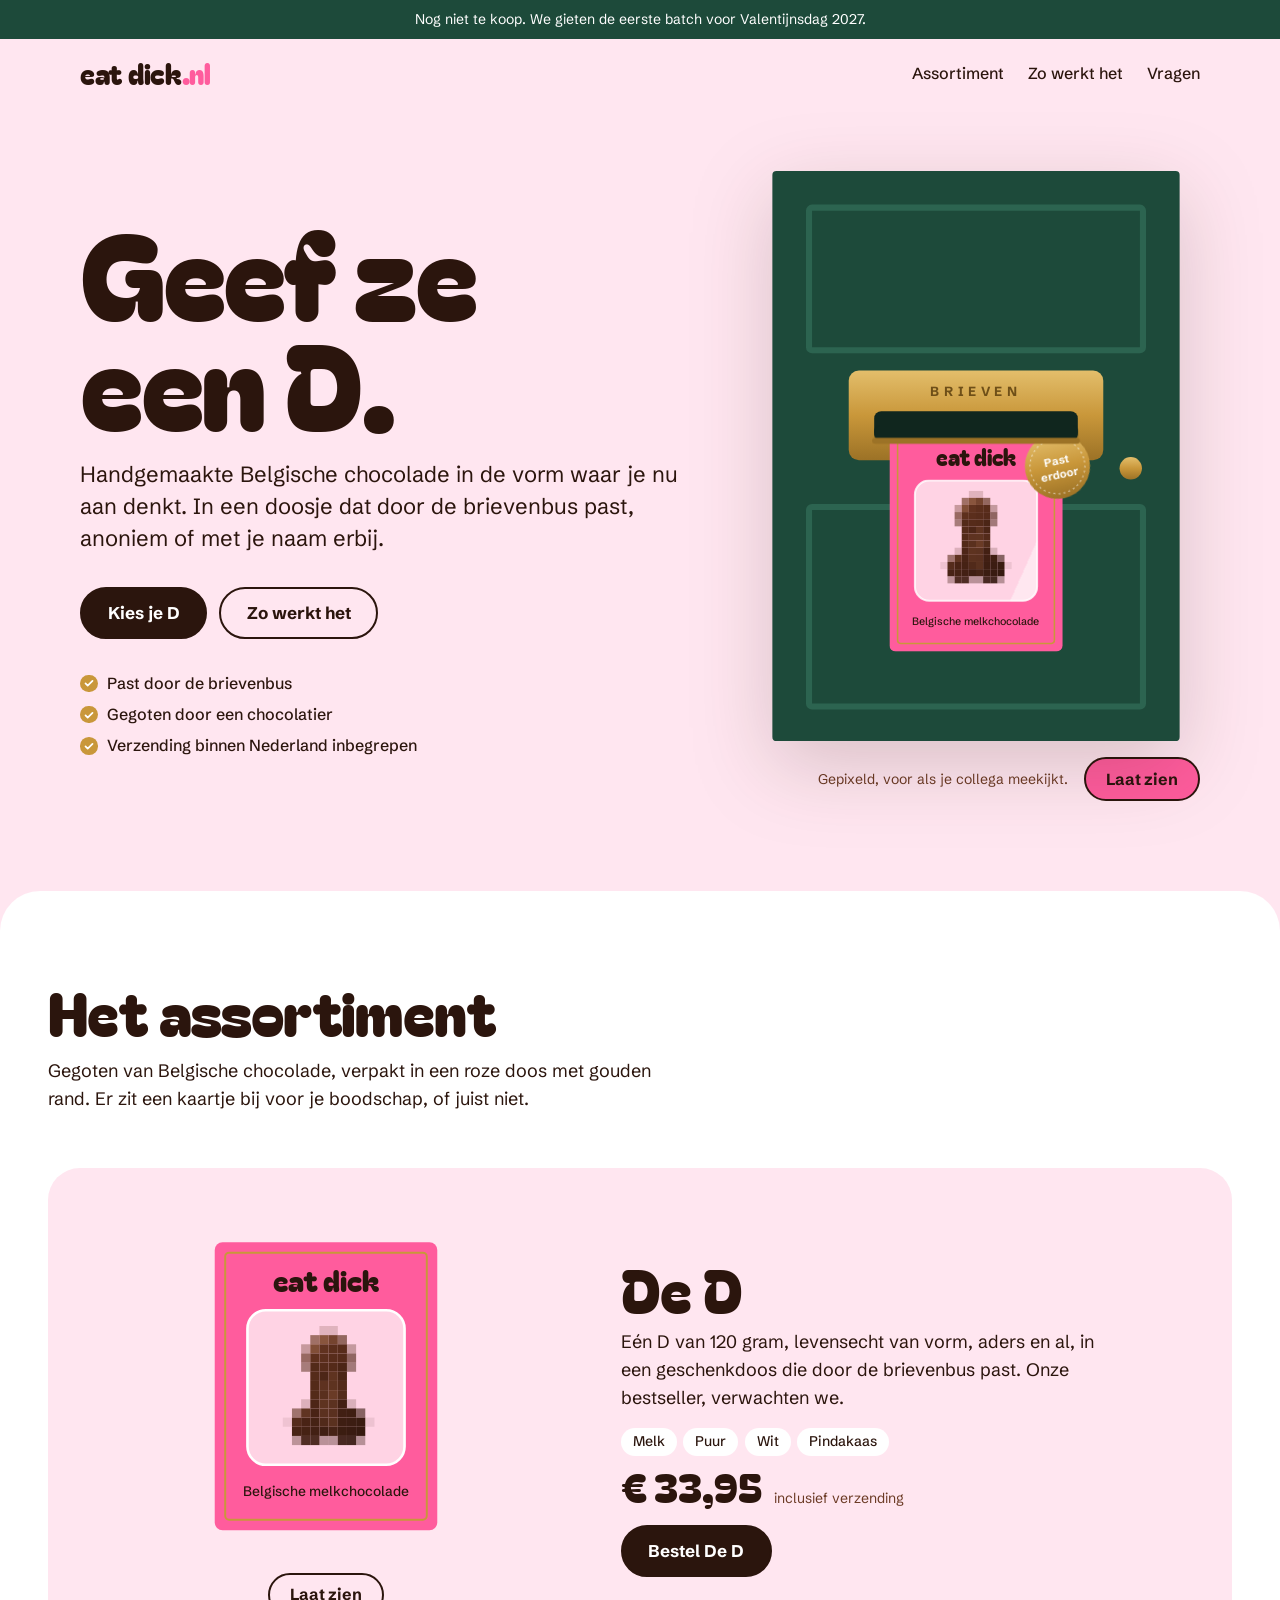
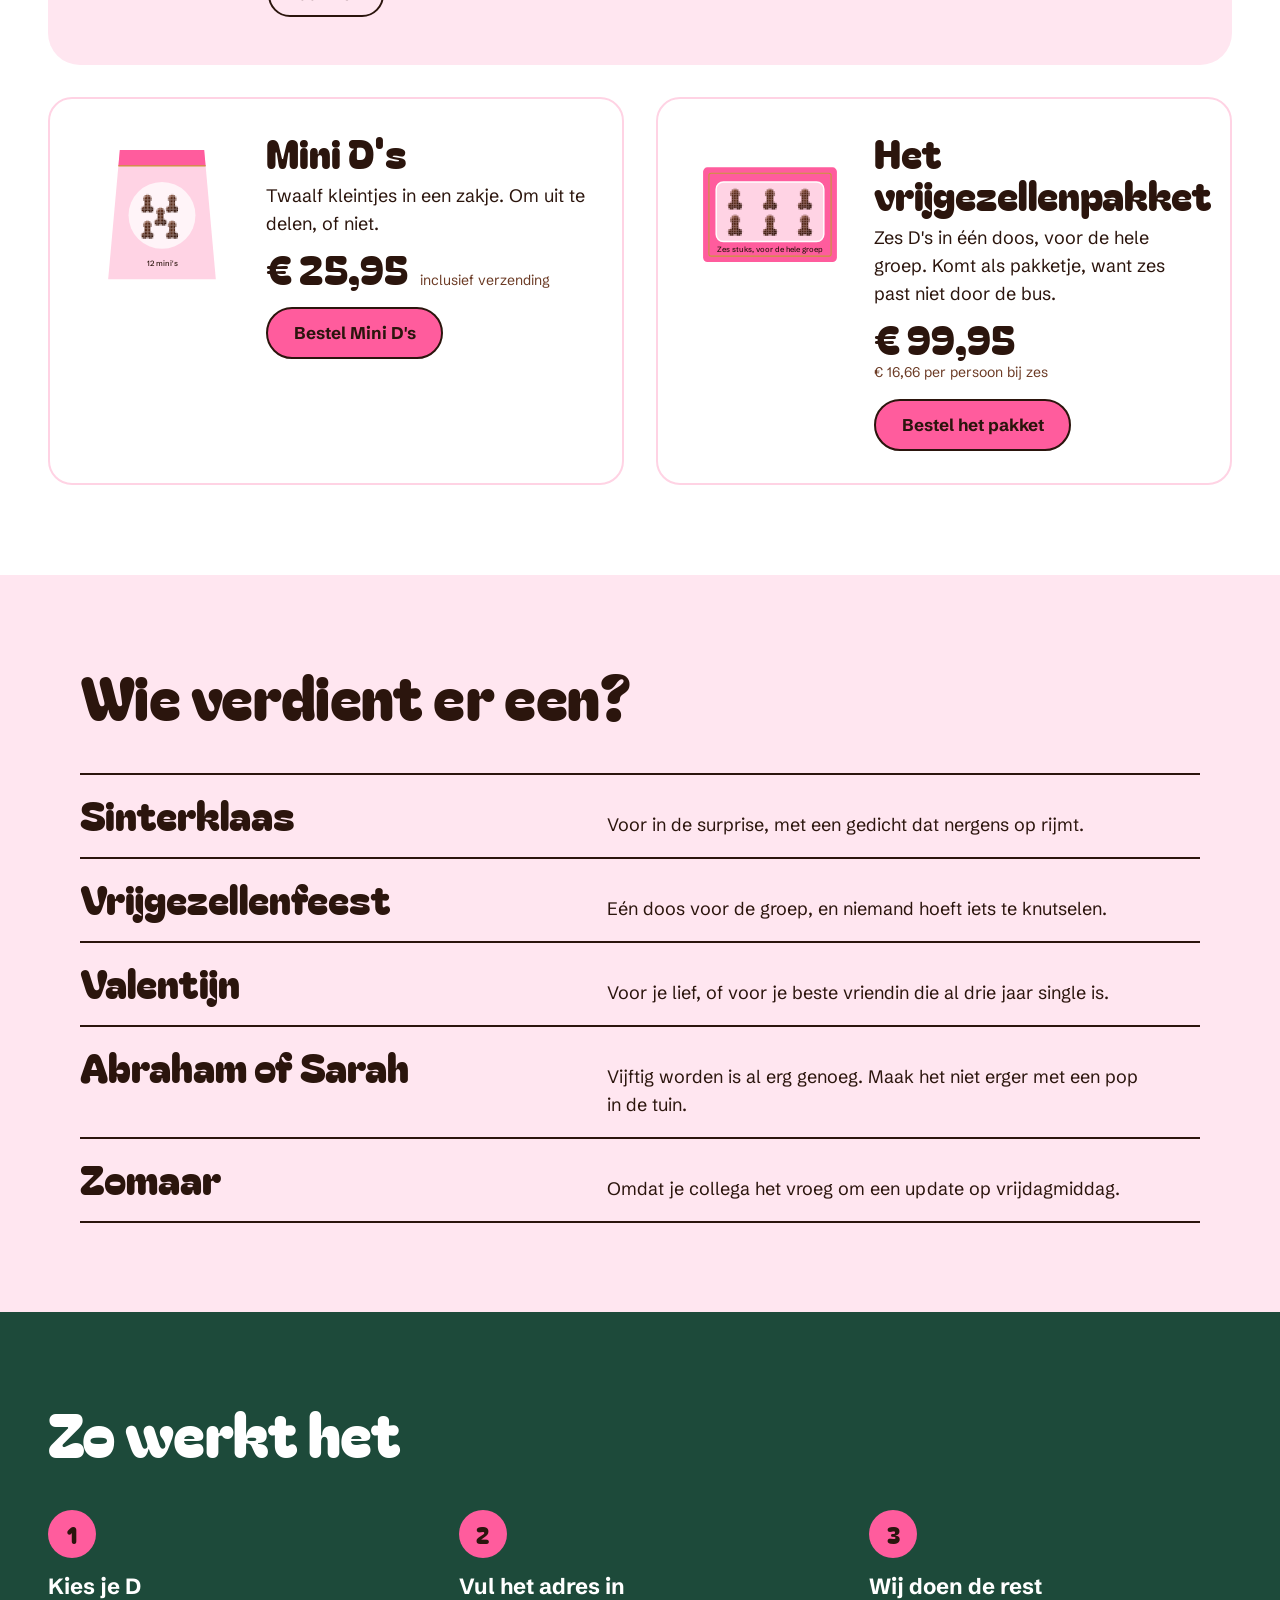
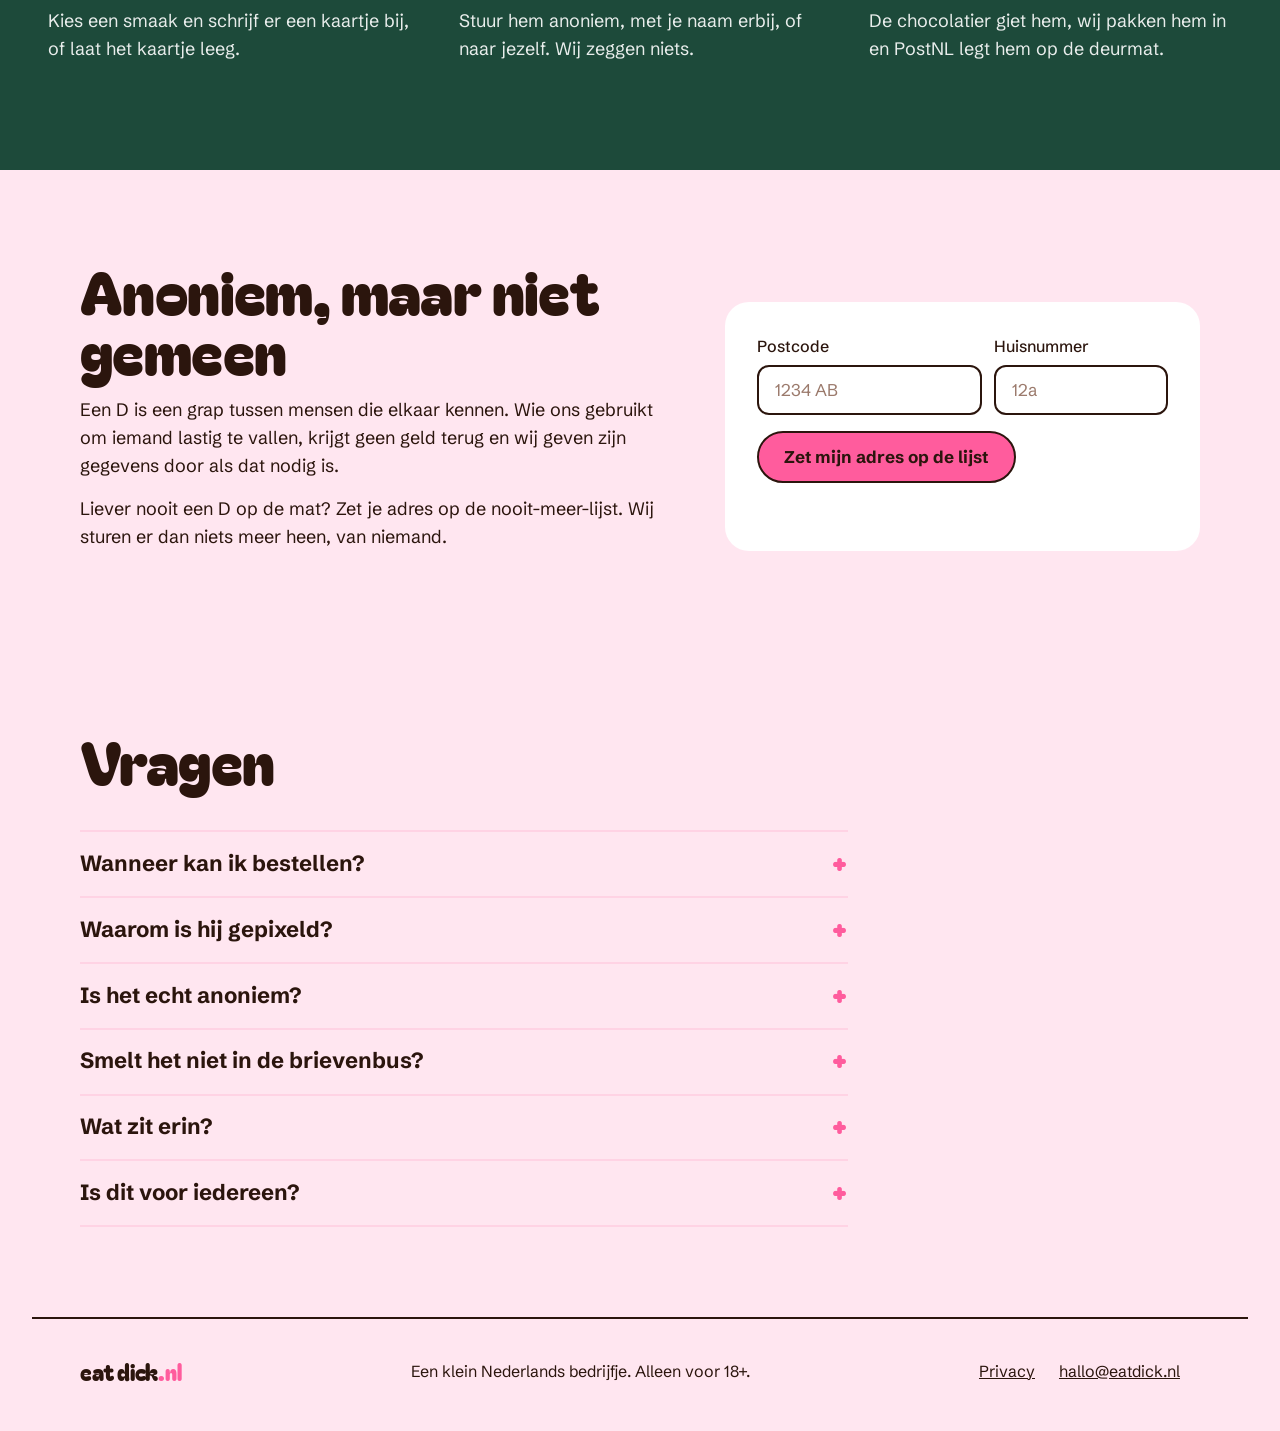
<file: site/index.html>
<!doctype html>
<html lang="nl">
<head>
  <meta charset="utf-8">
  <meta name="viewport" content="width=device-width, initial-scale=1">
  <meta name="referrer" content="strict-origin-when-cross-origin">
  <title>eat dick — chocolade die door de brievenbus past</title>
  <meta name="description" content="Handgemaakte Belgische chocolade in de vorm waar je aan denkt. In een doosje dat door de brievenbus past, anoniem of met je naam erbij. Eerste batch voor Valentijnsdag 2027.">
  <meta name="theme-color" content="#1D4A3A">
  <link rel="icon" href="favicon.svg" type="image/svg+xml">
  <meta property="og:type" content="website">
  <meta property="og:url" content="https://eatdick.nl/">
  <meta property="og:title" content="Geef ze een D.">
  <meta property="og:description" content="Handgemaakte Belgische chocolade die door de brievenbus past. Anoniem of met je naam erbij.">
  <meta property="og:image" content="https://eatdick.nl/og.png">
  <meta name="twitter:card" content="summary_large_image">
  <link rel="preload" href="fonts/bagel-fat-one.woff2" as="font" type="font/woff2" crossorigin>
  <link rel="stylesheet" href="styles.css">
  <script src="config.js"></script>
  <script src="app.js" defer></script>
</head>
<body>
  <a class="skip" href="#assortiment">Naar het assortiment</a>

  <p class="notice">Nog niet te koop. We gieten de eerste batch voor <span data-launch>Valentijnsdag 2027</span>.</p>

  <header class="site-header">
    <a class="wordmark" href="/" aria-label="eat dick, naar de homepage">eat dick<span>.nl</span></a>
    <nav aria-label="Hoofdmenu">
      <a href="#assortiment">Assortiment</a>
      <a href="#zo-werkt-het">Zo werkt het</a>
      <a href="#vragen">Vragen</a>
    </nav>
  </header>

  <main>
    <!-- Hero -->
    <section class="hero" aria-labelledby="hero-title">
      <div class="hero-copy">
        <h1 id="hero-title">Geef ze een&nbsp;D.</h1>
        <p class="lede">Handgemaakte Belgische chocolade in de vorm waar je nu aan denkt. In een doosje dat door de brievenbus past, anoniem of met je naam erbij.</p>
        <div class="hero-actions">
          <a class="btn btn-primary" href="#assortiment">Kies je D</a>
          <a class="btn btn-quiet" href="#zo-werkt-het">Zo werkt het</a>
        </div>
        <ul class="assurances">
          <li>Past door de brievenbus</li>
          <li>Gegoten door een chocolatier</li>
          <li>Verzending binnen Nederland inbegrepen</li>
        </ul>
      </div>

      <figure class="hero-art">
        <svg viewBox="0 0 440 560" class="door" focusable="false" aria-hidden="true">
          <defs>
            <linearGradient id="choc" x1="0" y1="0" x2="1" y2="1">
              <stop offset="0" stop-color="#7A4128"/>
              <stop offset=".55" stop-color="#4A2416"/>
              <stop offset="1" stop-color="#2B150D"/>
            </linearGradient>
            <linearGradient id="brass" x1="0" y1="0" x2="0" y2="1">
              <stop offset="0" stop-color="#E3BE6B"/>
              <stop offset=".5" stop-color="#C9973A"/>
              <stop offset="1" stop-color="#9C7226"/>
            </linearGradient>
            <clipPath id="below-slot"><rect x="0" y="250" width="440" height="310"/></clipPath>
            <clipPath id="window"><rect x="25" y="52" width="120" height="118" rx="14"/></clipPath>
          </defs>

          <!-- the front door -->
          <rect x="20" y="0" width="400" height="560" rx="4" fill="#1D4A3A"/>
          <rect x="56" y="36" width="328" height="140" rx="3" fill="none" stroke="#2C6450" stroke-width="6"/>
          <rect x="56" y="330" width="328" height="196" rx="3" fill="none" stroke="#2C6450" stroke-width="6"/>
          <circle cx="372" cy="292" r="11" fill="url(#brass)"/>

          <!-- brass letterbox -->
          <rect x="95" y="196" width="250" height="88" rx="10" fill="url(#brass)"/>
          <text x="220" y="221" text-anchor="middle" class="engraving">BRIEVEN</text>
          <rect x="120" y="236" width="200" height="28" rx="7" fill="#10261E"/>

          <!-- the box, coming through -->
          <g clip-path="url(#below-slot)">
            <g class="parcel">
              <g transform="translate(135 252)">
                <rect width="170" height="220" rx="6" fill="#FF5C9D"/>
                <rect x="8" y="8" width="154" height="204" rx="3" fill="none" stroke="#C9973A" stroke-width="1.5"/>
                <text x="85" y="38" text-anchor="middle" class="box-mark">eat dick</text>
                <rect x="25" y="52" width="120" height="118" rx="14" fill="#FFD3E4"/>
                <use class="art-px" href="#dick-px" x="43" y="62" width="84" height="94"/>
                <use class="art-clear" href="#dick" x="43" y="62" width="84" height="94"/>
                <g clip-path="url(#window)">
                  <rect class="shine" x="-60" y="30" width="34" height="200" fill="#fff" opacity=".45" transform="rotate(24 85 111)"/>
                </g>
                <rect x="25" y="52" width="120" height="118" rx="14" fill="none" stroke="#fff" stroke-opacity=".8" stroke-width="2"/>
                <text x="85" y="194" text-anchor="middle" class="box-small">Belgische melkchocolade</text>
              </g>
              <g transform="translate(300 290) rotate(-12)">
                <circle r="32" fill="url(#brass)"/>
                <circle r="27" fill="none" stroke="#fff" stroke-opacity=".6" stroke-dasharray="2 3"/>
                <text y="-2" text-anchor="middle" class="seal">Past</text>
                <text y="12" text-anchor="middle" class="seal">erdoor</text>
              </g>
            </g>
          </g>
          <!-- lower lip of the slot, drawn over the box -->
          <rect x="120" y="250" width="200" height="14" rx="5" fill="#10261E"/>
          <rect x="118" y="262" width="204" height="6" rx="3" fill="#9C7226"/>
        </svg>
        <figcaption class="reveal-bar">
          <span>Gepixeld, voor als je collega meekijkt.</span>
          <button class="btn btn-secondary reveal" type="button" data-reveal aria-pressed="false">Laat zien</button>
        </figcaption>
      </figure>
    </section>

    <!-- Products -->
    <section id="assortiment" class="section full" aria-labelledby="assortiment-title">
      <div class="wrap">
      <h2 id="assortiment-title">Het assortiment</h2>
      <p class="section-intro">Gegoten van Belgische chocolade, verpakt in een roze doos met gouden rand. Er zit een kaartje bij voor je boodschap, of juist niet.</p>

      <article class="product product-featured" data-product="single">
        <div class="product-art">
          <svg viewBox="0 0 220 260" aria-hidden="true">
            <rect x="25" y="20" width="170" height="220" rx="6" fill="#FF5C9D"/>
            <rect x="33" y="28" width="154" height="204" rx="3" fill="none" stroke="#C9973A" stroke-width="1.5"/>
            <text x="110" y="58" text-anchor="middle" class="box-mark">eat dick</text>
            <rect x="50" y="72" width="120" height="118" rx="14" fill="#FFD3E4" stroke="#fff" stroke-width="2"/>
            <use class="art-px" href="#dick-px" x="70" y="84" width="84" height="94"/><use class="art-clear" href="#dick" x="70" y="84" width="84" height="94"/>
            <text x="110" y="214" text-anchor="middle" class="box-small">Belgische melkchocolade</text>
          </svg>
          <button class="btn btn-quiet reveal" type="button" data-reveal aria-pressed="false">Laat zien</button>
        </div>
        <div class="product-body">
          <h3>De D</h3>
          <p>Eén D van 120 gram, levensecht van vorm, aders en al, in een geschenkdoos die door de brievenbus past. Onze bestseller, verwachten we.</p>
          <ul class="flavours" aria-label="Smaken">
            <li>Melk</li><li>Puur</li><li>Wit</li><li>Pindakaas</li>
          </ul>
          <p class="price"><span data-price="single">€ 33,95</span> <small>inclusief verzending</small></p>
          <button class="btn btn-primary" type="button" data-order="single">Bestel De D</button>
        </div>
      </article>

      <div class="product-pair">
        <article class="product" data-product="mini">
          <div class="product-art" aria-hidden="true">
            <svg viewBox="0 0 220 220">
            <path d="M52 26h116l16 178H36z" fill="#FFD3E4"/>
            <path d="M52 26h116l2 22H50z" fill="#FF5C9D"/>
            <path d="M50 48h120" stroke="#C9973A" stroke-width="1.5"/>
            <circle cx="110" cy="116" r="46" fill="#fff" opacity=".75"/>
            <use class="art-px" href="#dick-px" x="78" y="86" width="24" height="27"/><use class="art-clear" href="#dick" x="78" y="86" width="24" height="27"/>
            <use class="art-px" href="#dick-px" x="112" y="86" width="24" height="27"/><use class="art-clear" href="#dick" x="112" y="86" width="24" height="27"/>
            <use class="art-px" href="#dick-px" x="96" y="104" width="24" height="27"/><use class="art-clear" href="#dick" x="96" y="104" width="24" height="27"/>
            <use class="art-px" href="#dick-px" x="78" y="122" width="24" height="27"/><use class="art-clear" href="#dick" x="78" y="122" width="24" height="27"/>
            <use class="art-px" href="#dick-px" x="112" y="122" width="24" height="27"/><use class="art-clear" href="#dick" x="112" y="122" width="24" height="27"/>
            <text x="110" y="186" text-anchor="middle" class="box-small">12 mini's</text>
          </svg>
          </div>
          <div class="product-body">
            <h3>Mini D's</h3>
            <p>Twaalf kleintjes in een zakje. Om uit te delen, of niet.</p>
            <p class="price"><span data-price="mini">€ 25,95</span> <small>inclusief verzending</small></p>
            <button class="btn btn-secondary" type="button" data-order="mini">Bestel Mini D's</button>
          </div>
        </article>

        <article class="product" data-product="party">
          <div class="product-art" aria-hidden="true">
            <svg viewBox="0 0 220 220">
            <rect x="18" y="50" width="184" height="130" rx="6" fill="#FF5C9D"/>
            <rect x="26" y="58" width="168" height="114" rx="3" fill="none" stroke="#C9973A" stroke-width="1.5"/>
            <rect x="36" y="70" width="148" height="82" rx="10" fill="#FFD3E4" stroke="#fff" stroke-width="2"/>
            <use class="art-px" href="#dick-px" x="48" y="78" width="28" height="31"/><use class="art-clear" href="#dick" x="48" y="78" width="28" height="31"/>
            <use class="art-px" href="#dick-px" x="96" y="78" width="28" height="31"/><use class="art-clear" href="#dick" x="96" y="78" width="28" height="31"/>
            <use class="art-px" href="#dick-px" x="144" y="78" width="28" height="31"/><use class="art-clear" href="#dick" x="144" y="78" width="28" height="31"/>
            <use class="art-px" href="#dick-px" x="48" y="114" width="28" height="31"/><use class="art-clear" href="#dick" x="48" y="114" width="28" height="31"/>
            <use class="art-px" href="#dick-px" x="96" y="114" width="28" height="31"/><use class="art-clear" href="#dick" x="96" y="114" width="28" height="31"/>
            <use class="art-px" href="#dick-px" x="144" y="114" width="28" height="31"/><use class="art-clear" href="#dick" x="144" y="114" width="28" height="31"/>
            <text x="110" y="166" text-anchor="middle" class="box-small">Zes stuks, voor de hele groep</text>
          </svg>
          </div>
          <div class="product-body">
            <h3>Het vrijgezellenpakket</h3>
            <p>Zes D's in één doos, voor de hele groep. Komt als pakketje, want zes past niet door de bus.</p>
            <p class="price"><span data-price="party">€ 99,95</span> <small><span data-price-pp="party">€ 16,66</span> per persoon bij zes</small></p>
            <button class="btn btn-secondary" type="button" data-order="party">Bestel het pakket</button>
          </div>
        </article>
      </div>
      </div>
    </section>

    <!-- Occasions -->
    <section class="section occasions" aria-labelledby="occasions-title">
      <h2 id="occasions-title">Wie verdient er een?</h2>
      <dl class="occasion-list">
        <div><dt>Sinterklaas</dt><dd>Voor in de surprise, met een gedicht dat nergens op rijmt.</dd></div>
        <div><dt>Vrijgezellenfeest</dt><dd>Eén doos voor de groep, en niemand hoeft iets te knutselen.</dd></div>
        <div><dt>Valentijn</dt><dd>Voor je lief, of voor je beste vriendin die al drie jaar single is.</dd></div>
        <div><dt>Abraham of Sarah</dt><dd>Vijftig worden is al erg genoeg. Maak het niet erger met een pop in de tuin.</dd></div>
        <div><dt>Zomaar</dt><dd>Omdat je collega het vroeg om een update op vrijdagmiddag.</dd></div>
      </dl>
    </section>

    <!-- How it works -->
    <section id="zo-werkt-het" class="section full" aria-labelledby="how-title">
      <div class="wrap">
      <h2 id="how-title">Zo werkt het</h2>
      <ol class="steps">
        <li>
          <h3>Kies je D</h3>
          <p>Kies een smaak en schrijf er een kaartje bij, of laat het kaartje leeg.</p>
        </li>
        <li>
          <h3>Vul het adres in</h3>
          <p>Stuur hem anoniem, met je naam erbij, of naar jezelf. Wij zeggen niets.</p>
        </li>
        <li>
          <h3>Wij doen de rest</h3>
          <p>De chocolatier giet hem, wij pakken hem in en PostNL legt hem op de deurmat.</p>
        </li>
      </ol>
      </div>
    </section>

    <!-- Policy -->
    <section id="nooit-meer" class="section policy" aria-labelledby="policy-title">
      <div class="policy-copy">
        <h2 id="policy-title">Anoniem, maar niet gemeen</h2>
        <p>Een D is een grap tussen mensen die elkaar kennen. Wie ons gebruikt om iemand lastig te vallen, krijgt geen geld terug en wij geven zijn gegevens door als dat nodig is.</p>
        <p>Liever nooit een D op de mat? Zet je adres op de nooit-meer-lijst. Wij sturen er dan niets meer heen, van niemand.</p>
      </div>
      <form class="optout" name="nooit-meer" method="POST" data-form="optout">
        <input type="hidden" name="formulier" value="nooit-meer">
        <p class="hp"><label>Niet invullen <input name="bot-field" tabindex="-1" autocomplete="off"></label></p>
        <div class="field-row">
          <label>Postcode
            <input name="postcode" required autocomplete="postal-code" inputmode="text" pattern="[1-9][0-9]{3}\s?[A-Za-z]{2}" placeholder="1234 AB">
          </label>
          <label>Huisnummer
            <input name="huisnummer" required autocomplete="address-line2" placeholder="12a">
          </label>
        </div>
        <button class="btn btn-secondary" type="submit">Zet mijn adres op de lijst</button>
        <p class="form-status" role="status" aria-live="polite"></p>
      </form>
    </section>

    <!-- FAQ -->
    <section id="vragen" class="section faq" aria-labelledby="faq-title">
      <h2 id="faq-title">Vragen</h2>
      <details>
        <summary>Wanneer kan ik bestellen?</summary>
        <p>We gieten de eerste batch voor <span data-launch>Valentijnsdag 2027</span>. Zet je op de lijst, dan krijg je als eerste een mail en <span data-discount>15</span>% korting op je eerste bestelling.</p>
      </details>
      <details>
        <summary>Waarom is hij gepixeld?</summary>
        <p>Omdat er misschien iemand over je schouder meekijkt. Druk op Laat zien, dan zie je hem zoals hij in de doos zit.</p>
      </details>
      <details>
        <summary>Is het echt anoniem?</summary>
        <p>Ja, als je dat kiest. De ontvanger ziet geen naam en geen afzender. Wij bewaren je gegevens wel, voor het geval iemand de grap niet grappig vindt.</p>
      </details>
      <details>
        <summary>Smelt het niet in de brievenbus?</summary>
        <p>Bij een hittegolf versturen we niet. We houden het weer in de gaten en sturen dan een dag later.</p>
      </details>
      <details>
        <summary>Wat zit erin?</summary>
        <p>Belgische chocolade met melk en soja. De pindakaassmaak bevat pinda. Alles wordt gemaakt in een keuken waar ook noten verwerkt worden.</p>
      </details>
      <details>
        <summary>Is dit voor iedereen?</summary>
        <p>Alleen voor 18 jaar en ouder, als afzender en als ontvanger.</p>
      </details>
    </section>
  </main>

  <footer class="site-footer">
    <p class="wordmark wordmark-small">eat dick<span>.nl</span></p>
    <p>Een klein Nederlands bedrijfje. Alleen voor 18+.</p>
    <p><a href="privacy.html">Privacy</a> <a href="mailto:hallo@eatdick.nl">hallo@eatdick.nl</a></p>
  </footer>

  <!-- Waitlist dialog (the "order" step) -->
  <dialog class="order" id="order" aria-labelledby="order-title">
    <form name="wachtlijst" method="POST" data-form="waitlist" class="order-form">
      <button class="close" type="button" data-close aria-label="Sluiten">×</button>
      <input type="hidden" name="formulier" value="wachtlijst">
      <input type="hidden" name="product">
      <input type="hidden" name="variant">
      <input type="hidden" name="prijs">
      <p class="hp"><label>Niet invullen <input name="bot-field" tabindex="-1" autocomplete="off"></label></p>

      <div class="order-step" data-step="form">
        <h2 id="order-title">De eerste batch komt eraan</h2>
        <p>We gieten de eerste D's voor <span data-launch>Valentijnsdag 2027</span>. Zet je op de lijst: je hoort het als eerste en krijgt <span data-discount>15</span>% korting op je eerste bestelling.</p>
        <p class="order-summary"><strong data-summary-name>De D</strong> <span data-summary-price>€ 33,95</span></p>

        <fieldset>
          <legend>Waar is hij voor?</legend>
          <div class="chips">
            <label><input type="radio" name="gelegenheid" value="sinterklaas" required> Sinterklaas</label>
            <label><input type="radio" name="gelegenheid" value="vrijgezellen"> Vrijgezellenfeest</label>
            <label><input type="radio" name="gelegenheid" value="valentijn"> Valentijn</label>
            <label><input type="radio" name="gelegenheid" value="verjaardag"> Verjaardag</label>
            <label><input type="radio" name="gelegenheid" value="zomaar"> Zomaar</label>
          </div>
        </fieldset>

        <fieldset>
          <legend>Hoe wil je hem versturen?</legend>
          <div class="chips">
            <label><input type="radio" name="verzending" value="anoniem" required> Anoniem</label>
            <label><input type="radio" name="verzending" value="met-naam"> Met mijn naam erbij</label>
            <label><input type="radio" name="verzending" value="naar-mezelf"> Naar mezelf</label>
          </div>
        </fieldset>

        <label class="field">E-mailadres
          <input type="email" name="email" required autocomplete="email" placeholder="jij@voorbeeld.nl">
        </label>

        <label class="consent">
          <input type="checkbox" name="toestemming" value="ja" required>
          <span>Ik ben 18 of ouder en wil één mail als de eerste batch klaar is. Afmelden kan altijd. <a href="privacy.html" target="_blank" rel="noopener">Privacy</a></span>
        </label>

        <button class="btn btn-primary btn-wide" type="submit">Zet me op de lijst</button>
        <p class="form-status" role="status" aria-live="polite"></p>
      </div>

      <div class="order-step" data-step="done" hidden>
        <h2 tabindex="-1" data-done-title>Je staat op de lijst</h2>
        <p>Zodra de eerste batch gegoten is, krijg je een mail met je kortingscode. Ken je iemand die er een verdient? Stuur deze site door.</p>
        <div class="share">
          <a class="btn btn-primary" data-share-whatsapp href="https://wa.me/?text=" target="_blank" rel="noopener">Deel via WhatsApp</a>
          <button class="btn btn-quiet" type="button" data-share-copy>Kopieer de link</button>
        </div>
      </div>
    </form>
  </dialog>

  <!-- Product illustrations -->
  <svg width="0" height="0" class="defs" aria-hidden="true" focusable="false">
    <defs>
      <linearGradient id="choc-us" gradientUnits="userSpaceOnUse" x1="0" y1="0" x2="84" y2="94"><stop offset="0" stop-color="#7A4128"/><stop offset=".55" stop-color="#4A2416"/><stop offset="1" stop-color="#2B150D"/></linearGradient>
      <symbol id="dick" viewBox="0 0 84 94">
        <circle cx="28" cy="76" r="15" fill="url(#choc-us)"/>
<circle cx="56" cy="76" r="15" fill="url(#choc-us)"/>
<path d="M42 70v12" stroke="#24110A" stroke-width="2" stroke-linecap="round" opacity=".45"/>
<rect x="28" y="24" width="28" height="56" rx="14" fill="url(#choc-us)"/>
<path d="M23 30C23 14 33 5 42 5s19 9 19 25c0 4-8 6-19 4C31 36 23 34 23 30z" fill="url(#choc-us)"/>
<path d="M26 32q16 8 32 0" fill="none" stroke="#24110A" stroke-width="2" stroke-linecap="round" opacity=".55"/>
<clipPath id="shaft-clip"><rect x="28" y="24" width="28" height="56" rx="14"/></clipPath>
<g clip-path="url(#shaft-clip)" fill="none" stroke-linecap="round" stroke-linejoin="round">
<g stroke="#1A0B05" stroke-width="3.4" opacity=".55" transform="translate(.9 .9)"><path d="M46 36c3 6-3 10 0 17s-4 11-1 19c1 3 2 5 2 8"/>
<path d="M45 55c4 0 7-3 8-8"/>
<path d="M36 44c2 5-2 9 1 15s-1 10 1 15"/></g>
<g stroke="#6E3B23" stroke-width="3"><path d="M46 36c3 6-3 10 0 17s-4 11-1 19c1 3 2 5 2 8"/>
<path d="M45 55c4 0 7-3 8-8"/>
<path d="M36 44c2 5-2 9 1 15s-1 10 1 15"/></g>
<g stroke="#B5795A" stroke-width="1" opacity=".8" transform="translate(-.6 -.6)"><path d="M46 36c3 6-3 10 0 17s-4 11-1 19c1 3 2 5 2 8"/>
<path d="M45 55c4 0 7-3 8-8"/>
<path d="M36 44c2 5-2 9 1 15s-1 10 1 15"/></g>
</g>
<path d="M31 18q5-8 14-8" fill="none" stroke="#D49A78" stroke-width="3" stroke-linecap="round" opacity=".75"/>
<path d="M18 72a10 10 0 0 1 8-8" fill="none" stroke="#B9785A" stroke-width="2.5" stroke-linecap="round" opacity=".55"/>
      </symbol>
      <symbol id="dick-px" viewBox="0 0 84 94"><rect x="35" y="0" width="7" height="7" fill="#64341F" opacity="0.2"/><rect x="42" y="0" width="7" height="7" fill="#62321F" opacity="0.2"/><rect x="28" y="7" width="7" height="7" fill="#6F3D27" opacity="0.66"/><rect x="35" y="7" width="7" height="7" fill="#89553D"/><rect x="42" y="7" width="7" height="7" fill="#75442F"/><rect x="49" y="7" width="7" height="7" fill="#5C2F1C" opacity="0.66"/><rect x="21" y="14" width="7" height="7" fill="#64331F" opacity="0.36"/><rect x="28" y="14" width="7" height="7" fill="#814E37"/><rect x="35" y="14" width="7" height="7" fill="#61321F"/><rect x="42" y="14" width="7" height="7" fill="#5B2E1C"/><rect x="49" y="14" width="7" height="7" fill="#582C1B"/><rect x="56" y="14" width="7" height="7" fill="#562B1A" opacity="0.35"/><rect x="21" y="21" width="7" height="7" fill="#61321E" opacity="0.65"/><rect x="28" y="21" width="7" height="7" fill="#5E301D"/><rect x="35" y="21" width="7" height="7" fill="#5B2E1C"/><rect x="42" y="21" width="7" height="7" fill="#582C1B"/><rect x="49" y="21" width="7" height="7" fill="#552A1A"/><rect x="56" y="21" width="7" height="7" fill="#522919" opacity="0.64"/><rect x="21" y="28" width="7" height="7" fill="#562C1A" opacity="0.52"/><rect x="28" y="28" width="7" height="7" fill="#532A19"/><rect x="35" y="28" width="7" height="7" fill="#562B1A"/><rect x="42" y="28" width="7" height="7" fill="#542A19"/><rect x="49" y="28" width="7" height="7" fill="#4B2516"/><rect x="56" y="28" width="7" height="7" fill="#492415" opacity="0.51"/><rect x="28" y="35" width="7" height="7" fill="#552B1A"/><rect x="35" y="35" width="7" height="7" fill="#4D2617"/><rect x="42" y="35" width="7" height="7" fill="#5F3320"/><rect x="49" y="35" width="7" height="7" fill="#4B2516"/><rect x="28" y="42" width="7" height="7" fill="#542A19"/><rect x="35" y="42" width="7" height="7" fill="#5E3220"/><rect x="42" y="42" width="7" height="7" fill="#5E3320"/><rect x="49" y="42" width="7" height="7" fill="#532A1A"/><rect x="28" y="49" width="7" height="7" fill="#532A19"/><rect x="35" y="49" width="7" height="7" fill="#5A301E"/><rect x="42" y="49" width="7" height="7" fill="#6A3B26"/><rect x="49" y="49" width="7" height="7" fill="#532C1B"/><rect x="21" y="56" width="7" height="7" fill="#4F2718" opacity="0.2"/><rect x="28" y="56" width="7" height="7" fill="#4D2517"/><rect x="35" y="56" width="7" height="7" fill="#5E3320"/><rect x="42" y="56" width="7" height="7" fill="#5C3220"/><rect x="49" y="56" width="7" height="7" fill="#432013"/><rect x="56" y="56" width="7" height="7" fill="#411F13" opacity="0.2"/><rect x="14" y="63" width="7" height="7" fill="#633624" opacity="0.61"/><rect x="21" y="63" width="7" height="7" fill="#603422"/><rect x="28" y="63" width="7" height="7" fill="#492315"/><rect x="35" y="63" width="7" height="7" fill="#5B311F"/><rect x="42" y="63" width="7" height="7" fill="#5A301F"/><rect x="49" y="63" width="7" height="7" fill="#411F13"/><rect x="56" y="63" width="7" height="7" fill="#3F1E12"/><rect x="63" y="63" width="7" height="7" fill="#3C1D12" opacity="0.61"/><rect x="7" y="70" width="7" height="7" fill="#4D2617" opacity="0.09"/><rect x="14" y="70" width="7" height="7" fill="#552C1C"/><rect x="21" y="70" width="7" height="7" fill="#492315"/><rect x="28" y="70" width="7" height="7" fill="#462214"/><rect x="35" y="70" width="7" height="7" fill="#512A1A"/><rect x="42" y="70" width="7" height="7" fill="#5A311F"/><rect x="49" y="70" width="7" height="7" fill="#3E1E12"/><rect x="56" y="70" width="7" height="7" fill="#3C1D12"/><rect x="63" y="70" width="7" height="7" fill="#391C11"/><rect x="70" y="70" width="7" height="7" fill="#371B10" opacity="0.09"/><rect x="14" y="77" width="7" height="7" fill="#482315"/><rect x="21" y="77" width="7" height="7" fill="#462214"/><rect x="28" y="77" width="7" height="7" fill="#432014"/><rect x="35" y="77" width="7" height="7" fill="#401F13"/><rect x="42" y="77" width="7" height="7" fill="#462316"/><rect x="49" y="77" width="7" height="7" fill="#3B1D11"/><rect x="56" y="77" width="7" height="7" fill="#391B11"/><rect x="63" y="77" width="7" height="7" fill="#361A10"/><rect x="14" y="84" width="7" height="7" fill="#462214" opacity="0.36"/><rect x="21" y="84" width="7" height="7" fill="#432014" opacity="0.92"/><rect x="28" y="84" width="7" height="7" fill="#401F13" opacity="0.92"/><rect x="35" y="84" width="7" height="7" fill="#3F1E12" opacity="0.36"/><rect x="42" y="84" width="7" height="7" fill="#3B1D11" opacity="0.36"/><rect x="49" y="84" width="7" height="7" fill="#391B11" opacity="0.92"/><rect x="56" y="84" width="7" height="7" fill="#361A10" opacity="0.92"/><rect x="63" y="84" width="7" height="7" fill="#35190F" opacity="0.36"/></symbol>
      
      
      
    </defs>
  </svg>
</body>
</html>
</file>
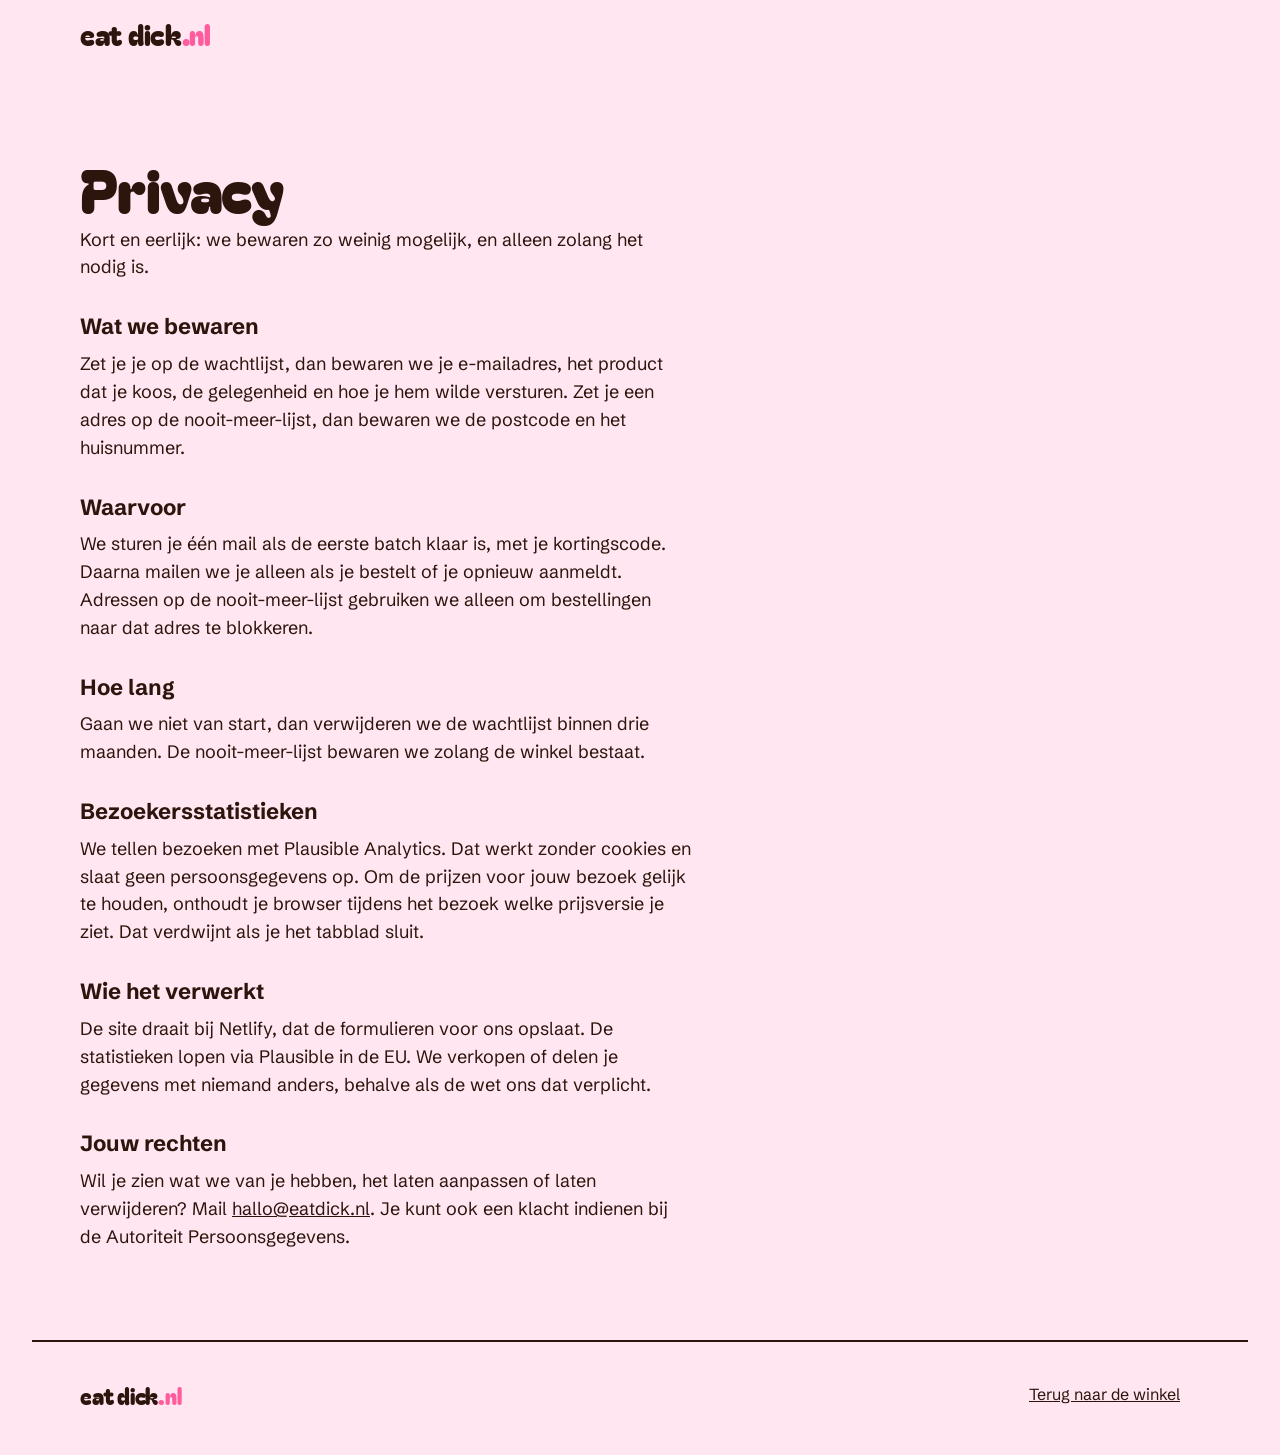
<file: privacy.html>
<!doctype html>
<html lang="nl">
<head>
  <meta charset="utf-8">
  <meta name="viewport" content="width=device-width, initial-scale=1">
  <title>Privacy — eat dick</title>
  <meta name="robots" content="noindex">
  <link rel="icon" href="favicon.svg" type="image/svg+xml">
  <link rel="stylesheet" href="styles.css">
</head>
<body>
  <header class="site-header">
    <a class="wordmark" href="/">eat dick<span>.nl</span></a>
  </header>
  <main class="section legal">
    <h2>Privacy</h2>
    <p class="section-intro">Kort en eerlijk: we bewaren zo weinig mogelijk, en alleen zolang het nodig is.</p>

    <h3>Wat we bewaren</h3>
    <p>Zet je je op de wachtlijst, dan bewaren we je e-mailadres, het product dat je koos, de gelegenheid en hoe je hem wilde versturen. Zet je een adres op de nooit-meer-lijst, dan bewaren we de postcode en het huisnummer.</p>

    <h3>Waarvoor</h3>
    <p>We sturen je één mail als de eerste batch klaar is, met je kortingscode. Daarna mailen we je alleen als je bestelt of je opnieuw aanmeldt. Adressen op de nooit-meer-lijst gebruiken we alleen om bestellingen naar dat adres te blokkeren.</p>

    <h3>Hoe lang</h3>
    <p>Gaan we niet van start, dan verwijderen we de wachtlijst binnen drie maanden. De nooit-meer-lijst bewaren we zolang de winkel bestaat.</p>

    <h3>Bezoekersstatistieken</h3>
    <p>We tellen bezoeken met Plausible Analytics. Dat werkt zonder cookies en slaat geen persoonsgegevens op. Om de prijzen voor jouw bezoek gelijk te houden, onthoudt je browser tijdens het bezoek welke prijsversie je ziet. Dat verdwijnt als je het tabblad sluit.</p>

    <h3>Wie het verwerkt</h3>
    <p>De site draait bij Netlify, dat de formulieren voor ons opslaat. De statistieken lopen via Plausible in de EU. We verkopen of delen je gegevens met niemand anders, behalve als de wet ons dat verplicht.</p>

    <h3>Jouw rechten</h3>
    <p>Wil je zien wat we van je hebben, het laten aanpassen of laten verwijderen? Mail <a href="mailto:hallo@eatdick.nl">hallo@eatdick.nl</a>. Je kunt ook een klacht indienen bij de Autoriteit Persoonsgegevens.</p>
  </main>
  <footer class="site-footer">
    <p class="wordmark wordmark-small">eat dick<span>.nl</span></p>
    <p><a href="/">Terug naar de winkel</a></p>
  </footer>
</body>
</html>
</file>
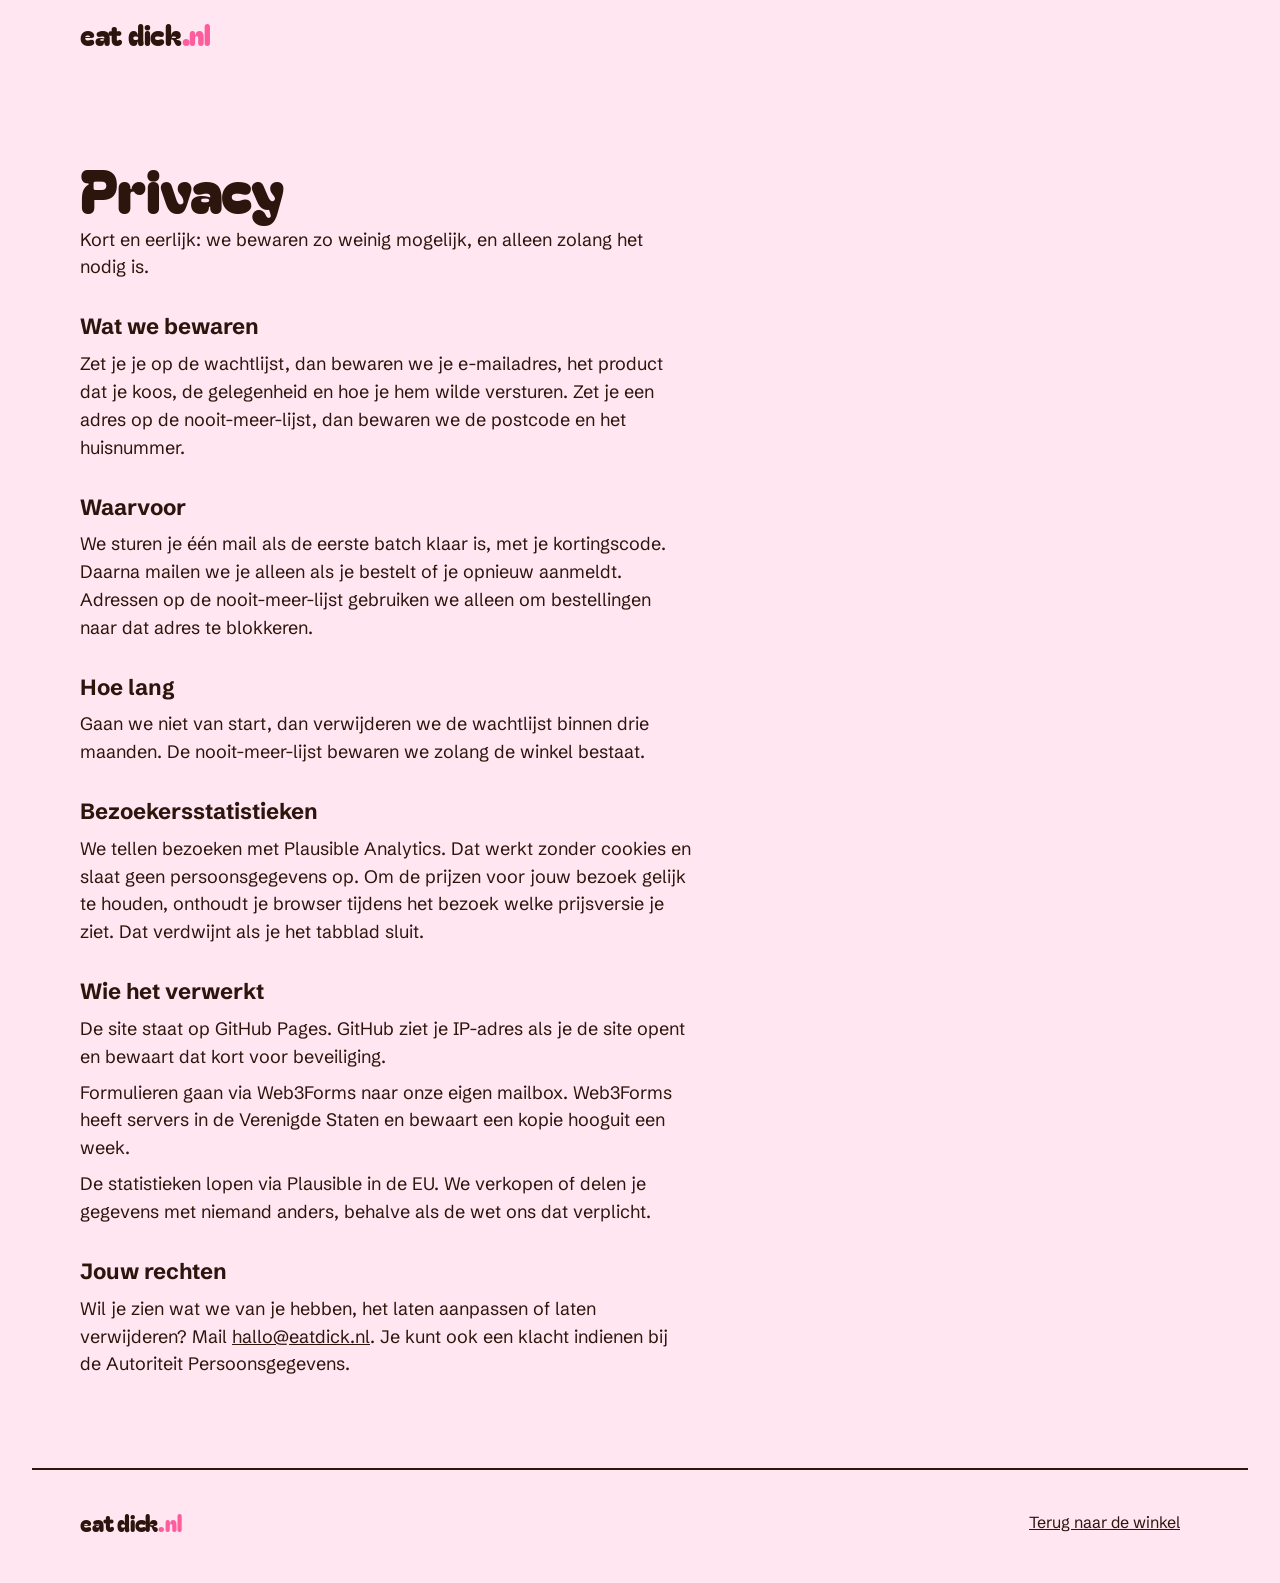
<file: site/privacy.html>
<!doctype html>
<html lang="nl">
<head>
  <meta charset="utf-8">
  <meta name="viewport" content="width=device-width, initial-scale=1">
  <meta name="referrer" content="strict-origin-when-cross-origin">
  <title>Privacy — eat dick</title>
  <meta name="robots" content="noindex">
  <link rel="icon" href="favicon.svg" type="image/svg+xml">
  <link rel="stylesheet" href="styles.css">
</head>
<body>
  <header class="site-header">
    <a class="wordmark" href="/">eat dick<span>.nl</span></a>
  </header>
  <main class="section legal">
    <h2>Privacy</h2>
    <p class="section-intro">Kort en eerlijk: we bewaren zo weinig mogelijk, en alleen zolang het nodig is.</p>

    <h3>Wat we bewaren</h3>
    <p>Zet je je op de wachtlijst, dan bewaren we je e-mailadres, het product dat je koos, de gelegenheid en hoe je hem wilde versturen. Zet je een adres op de nooit-meer-lijst, dan bewaren we de postcode en het huisnummer.</p>

    <h3>Waarvoor</h3>
    <p>We sturen je één mail als de eerste batch klaar is, met je kortingscode. Daarna mailen we je alleen als je bestelt of je opnieuw aanmeldt. Adressen op de nooit-meer-lijst gebruiken we alleen om bestellingen naar dat adres te blokkeren.</p>

    <h3>Hoe lang</h3>
    <p>Gaan we niet van start, dan verwijderen we de wachtlijst binnen drie maanden. De nooit-meer-lijst bewaren we zolang de winkel bestaat.</p>

    <h3>Bezoekersstatistieken</h3>
    <p>We tellen bezoeken met Plausible Analytics. Dat werkt zonder cookies en slaat geen persoonsgegevens op. Om de prijzen voor jouw bezoek gelijk te houden, onthoudt je browser tijdens het bezoek welke prijsversie je ziet. Dat verdwijnt als je het tabblad sluit.</p>

    <h3>Wie het verwerkt</h3>
    <p>De site staat op GitHub Pages. GitHub ziet je IP-adres als je de site opent en bewaart dat kort voor beveiliging.</p>
    <p>Formulieren gaan via Web3Forms naar onze eigen mailbox. Web3Forms heeft servers in de Verenigde Staten en bewaart een kopie hooguit een week.</p>
    <p>De statistieken lopen via Plausible in de EU. We verkopen of delen je gegevens met niemand anders, behalve als de wet ons dat verplicht.</p>

    <h3>Jouw rechten</h3>
    <p>Wil je zien wat we van je hebben, het laten aanpassen of laten verwijderen? Mail <a href="mailto:hallo@eatdick.nl">hallo@eatdick.nl</a>. Je kunt ook een klacht indienen bij de Autoriteit Persoonsgegevens.</p>
  </main>
  <footer class="site-footer">
    <p class="wordmark wordmark-small">eat dick<span>.nl</span></p>
    <p><a href="/">Terug naar de winkel</a></p>
  </footer>
</body>
</html>
</file>
<file: styles.css>
/* eat dick — styles
   Palette: blush page, brand pink boxes, chocolate ink, brass details, front-door green. */

@font-face {
  font-family: "Bagel Fat One";
  src: url("fonts/bagel-fat-one.woff2") format("woff2");
  font-weight: 400;
  font-display: swap;
}
@font-face {
  font-family: "Schibsted Grotesk";
  src: url("fonts/schibsted-grotesk-400.woff2") format("woff2");
  font-weight: 400;
  font-display: swap;
}
@font-face {
  font-family: "Schibsted Grotesk";
  src: url("fonts/schibsted-grotesk-500.woff2") format("woff2");
  font-weight: 500;
  font-display: swap;
}
@font-face {
  font-family: "Schibsted Grotesk";
  src: url("fonts/schibsted-grotesk-700.woff2") format("woff2");
  font-weight: 700;
  font-display: swap;
}

:root {
  --blush: #FFE6F0;
  --pink: #FF5C9D;
  --pink-soft: #FFD3E4;
  --choc: #2B150D;
  --cocoa: #6B3A24;
  --brass: #C9973A;
  --door: #1D4A3A;
  --paper: #FFFFFF;

  --display: "Bagel Fat One", "Arial Rounded MT Bold", system-ui, sans-serif;
  --text: "Schibsted Grotesk", system-ui, -apple-system, "Segoe UI", sans-serif;

  --step--1: 0.875rem;
  --step-0: 1.125rem;
  --step-1: 1.375rem;
  --step-2: clamp(1.75rem, 1.2rem + 2vw, 2.5rem);
  --step-3: clamp(2.25rem, 1.4rem + 3.6vw, 3.75rem);
  --step-4: clamp(3.5rem, 1.8rem + 7.5vw, 7.5rem);

  --gutter: clamp(1rem, 4vw, 3rem);
  --measure: 34em;
  --radius-pill: 999px;
  --radius-box: 6px;
}

*, *::before, *::after { box-sizing: border-box; }

html { scroll-behavior: smooth; }
@media (prefers-reduced-motion: reduce) { html { scroll-behavior: auto; } }

body {
  margin: 0;
  background: var(--blush);
  color: var(--choc);
  font-family: var(--text);
  font-size: var(--step-0);
  line-height: 1.55;
  -webkit-font-smoothing: antialiased;
  text-rendering: optimizeLegibility;
}

h1, h2, h3 { margin: 0; font-weight: 400; }
p { margin: 0; }
a { color: inherit; }

:focus-visible {
  outline: 3px solid var(--door);
  outline-offset: 3px;
  border-radius: 4px;
}

.skip {
  position: absolute;
  left: 1rem;
  top: -3rem;
  background: var(--choc);
  color: var(--paper);
  padding: .5rem 1rem;
  border-radius: var(--radius-pill);
  z-index: 10;
}
.skip:focus { top: 1rem; }

/* Notice + header */
.notice {
  background: var(--door);
  color: var(--paper);
  text-align: center;
  font-size: var(--step--1);
  padding: .55rem var(--gutter);
}

.site-header {
  display: flex;
  align-items: center;
  justify-content: space-between;
  gap: 1rem;
  padding: 1.25rem var(--gutter);
  max-width: 76rem;
  margin: 0 auto;
}

.wordmark {
  font-family: var(--display);
  font-size: 1.75rem;
  line-height: 1;
  text-decoration: none;
  letter-spacing: -0.01em;
}
.wordmark span { color: var(--pink); }
.wordmark-small { font-size: 1.4rem; }

.site-header nav { display: flex; gap: 1.5rem; }
.site-header nav a {
  font-weight: 500;
  text-decoration: none;
  font-size: 1rem;
}
.site-header nav a:hover { text-decoration: underline; text-underline-offset: .25em; }

@media (max-width: 40rem) {
  .site-header nav { display: none; }
}

/* Buttons */
.btn {
  --btn-bg: var(--choc);
  --btn-fg: var(--paper);
  display: inline-flex;
  align-items: center;
  justify-content: center;
  gap: .5rem;
  min-height: 3.25rem;
  padding: .75rem 1.6rem;
  border: 2px solid var(--choc);
  border-radius: var(--radius-pill);
  background: var(--btn-bg);
  color: var(--btn-fg);
  font: 700 1.0625rem/1.2 var(--text);
  text-decoration: none;
  cursor: pointer;
  transition: transform .12s ease, background-color .12s ease;
}
.btn:active { transform: translateY(1px); }
.btn-primary:hover { --btn-bg: #4A2416; }
.btn-secondary { --btn-bg: var(--pink); --btn-fg: var(--choc); }
.btn-secondary:hover { --btn-bg: #FF7AB1; }
.btn-quiet { --btn-bg: transparent; --btn-fg: var(--choc); }
.btn-quiet:hover { --btn-bg: var(--pink-soft); }
.btn-wide { width: 100%; }

/* Hero */
.hero {
  display: grid;
  grid-template-columns: minmax(0, 1.15fr) minmax(0, .85fr);
  align-items: center;
  gap: clamp(2rem, 5vw, 5rem);
  max-width: 76rem;
  margin: 0 auto;
  padding: clamp(1.5rem, 5vw, 4rem) var(--gutter) clamp(3rem, 7vw, 6rem);
}

.hero h1 {
  font-family: var(--display);
  font-size: var(--step-4);
  line-height: .92;
  letter-spacing: -0.02em;
  color: var(--choc);
}

.lede {
  margin-top: 1.5rem;
  max-width: 30em;
  font-size: var(--step-1);
  line-height: 1.45;
}

.hero-actions {
  display: flex;
  flex-wrap: wrap;
  gap: .75rem;
  margin-top: 2rem;
}

.assurances {
  list-style: none;
  margin: 2rem 0 0;
  padding: 0;
  display: grid;
  gap: .4rem;
  font-size: 1rem;
  font-weight: 500;
}
.assurances li {
  display: flex;
  align-items: center;
  gap: .6rem;
}
.assurances li::before {
  content: "";
  flex: none;
  width: 1.1rem;
  height: 1.1rem;
  border-radius: 50%;
  background: var(--brass) url("data:image/svg+xml,%3Csvg xmlns='http://www.w3.org/2000/svg' viewBox='0 0 16 16'%3E%3Cpath d='M4 8.5l2.5 2.5L12 5.5' fill='none' stroke='white' stroke-width='2' stroke-linecap='round' stroke-linejoin='round'/%3E%3C/svg%3E") center / 80% no-repeat;
}

.hero-art { margin: 0; }
.door {
  display: block;
  width: 100%;
  max-width: 28rem;
  margin-left: auto;
  height: auto;
  filter: drop-shadow(0 24px 40px rgba(43, 21, 13, .18));
}

.engraving {
  font: 700 13px var(--text);
  letter-spacing: .35em;
  fill: #6E4F18;
}
.box-mark { font: 22px var(--display); fill: var(--choc); }
.box-small { font: 500 10.5px var(--text); fill: var(--choc); }
.seal { font: 700 11px var(--text); fill: #fff; }

/* The one orchestrated moment: the box drops through the letterbox. */
.parcel {
  transform: translateY(-235px);
  animation: post 1.1s cubic-bezier(.2, .9, .3, 1.15) .45s forwards;
}
.shine {
  animation: shine 1.2s ease-in-out 1.6s both;
}
@keyframes post {
  0%   { transform: translateY(-235px); }
  70%  { transform: translateY(6px); }
  100% { transform: translateY(0); }
}
@keyframes shine {
  from { transform: translateX(0) rotate(24deg); }
  to   { transform: translateX(260px) rotate(24deg); }
}
@media (prefers-reduced-motion: reduce) {
  .parcel { animation: none; transform: none; }
  .shine { animation: none; opacity: 0; }
}

@media (max-width: 52rem) {
  .hero { grid-template-columns: 1fr; }
  .hero-art { order: -1; }
  .door { max-width: 13rem; margin: 0 auto; }
}

/* Sections */
.section {
  max-width: 76rem;
  margin: 0 auto;
  padding: clamp(3rem, 7vw, 6rem) var(--gutter);
}
.section h2 {
  font-family: var(--display);
  font-size: var(--step-3);
  line-height: 1;
  letter-spacing: -0.01em;
}
.section-intro {
  margin-top: 1rem;
  max-width: var(--measure);
}

/* Products */
.section.full { max-width: none; }
.wrap { max-width: 76rem; margin: 0 auto; }
#assortiment {
  background: var(--paper);
  border-radius: 2.5rem 2.5rem 0 0;
}

.product h3 {
  font-family: var(--display);
  font-size: var(--step-2);
  line-height: 1.05;
}
.product-body > p { max-width: 28em; margin-top: .6rem; }

.product-featured {
  display: grid;
  grid-template-columns: minmax(0, .9fr) minmax(0, 1.1fr);
  align-items: center;
  gap: clamp(1.5rem, 5vw, 4rem);
  margin-top: clamp(2rem, 5vw, 3.5rem);
  padding: clamp(1.5rem, 4vw, 3rem);
  background: var(--blush);
  border-radius: 2rem;
}
.product-featured h3 { font-size: var(--step-3); }

.product-art svg { display: block; width: 100%; height: auto; }
.product-featured .product-art svg { max-width: 18rem; margin: 0 auto; }

.product-pair {
  display: grid;
  grid-template-columns: repeat(2, minmax(0, 1fr));
  gap: clamp(1rem, 3vw, 2rem);
  margin-top: clamp(1rem, 3vw, 2rem);
}
.product-pair .product {
  display: grid;
  grid-template-columns: 10rem minmax(0, 1fr);
  gap: 1.5rem;
  align-items: start;
  padding: clamp(1.25rem, 3vw, 2rem);
  border: 2px solid var(--pink-soft);
  border-radius: 1.5rem;
}

.flavours {
  list-style: none;
  display: flex;
  flex-wrap: wrap;
  gap: .4rem;
  margin: 1rem 0 0;
  padding: 0;
}
.flavours li {
  padding: .2rem .75rem;
  border-radius: var(--radius-pill);
  background: var(--paper);
  font-size: var(--step--1);
  font-weight: 500;
}

.price {
  display: flex;
  flex-wrap: wrap;
  align-items: baseline;
  gap: .25rem .75rem;
  margin: 1.25rem 0 1rem;
}
.price > span {
  font-family: var(--display);
  font-size: var(--step-2);
  line-height: 1;
}
.price small { font-size: var(--step--1); color: var(--cocoa); }

@media (max-width: 52rem) {
  .product-featured { grid-template-columns: 1fr; }
  .product-featured .product-art svg { max-width: 12rem; }
  .product-pair { grid-template-columns: 1fr; }
}
@media (max-width: 30rem) {
  .product-pair .product { grid-template-columns: 1fr; }
  .product-pair .product-art svg { max-width: 9rem; }
}

/* Occasions: a big typographic list */
.occasion-list {
  margin: clamp(1.5rem, 4vw, 3rem) 0 0;
  border-top: 2px solid var(--choc);
}
.occasion-list > div {
  display: grid;
  grid-template-columns: minmax(0, 1fr) minmax(0, 1.2fr);
  gap: .5rem 2rem;
  align-items: baseline;
  padding: 1.1rem 0;
  border-bottom: 2px solid var(--choc);
}
.occasion-list dt {
  font-family: var(--display);
  font-size: var(--step-2);
  line-height: 1.1;
}
.occasion-list dd { margin: 0; max-width: 30em; }
@media (max-width: 40rem) {
  .occasion-list > div { grid-template-columns: 1fr; }
}

/* Steps: a real sequence, so numbers belong here */
#zo-werkt-het { background: var(--door); color: var(--paper); }
.steps {
  list-style: none;
  counter-reset: step;
  margin-top: clamp(1.5rem, 4vw, 3rem);
  padding: 0;
  display: grid;
  grid-template-columns: repeat(3, minmax(0, 1fr));
  gap: clamp(1.5rem, 4vw, 3rem);
}
.steps li { counter-increment: step; }
.steps li::before {
  content: counter(step);
  display: grid;
  place-items: center;
  width: 3rem;
  height: 3rem;
  margin-bottom: 1rem;
  border-radius: 50%;
  background: var(--pink);
  color: var(--choc);
  font: 1.4rem/1 var(--display);
}
.steps h3 { font: 700 var(--step-1)/1.2 var(--text); margin-bottom: .4rem; }
.steps p { max-width: 24em; opacity: .9; }
@media (max-width: 52rem) {
  .steps { grid-template-columns: 1fr; }
}

/* Policy + opt-out */
.policy {
  display: grid;
  grid-template-columns: minmax(0, 1.1fr) minmax(0, .9fr);
  gap: clamp(2rem, 5vw, 4rem);
  align-items: end;
}
.policy-copy p { margin-top: 1rem; max-width: var(--measure); }
.optout {
  background: var(--paper);
  padding: clamp(1.25rem, 3vw, 2rem);
  border-radius: 1.5rem;
}
.field-row {
  display: grid;
  grid-template-columns: 1.3fr 1fr;
  gap: .75rem;
  margin-bottom: 1rem;
}
@media (max-width: 52rem) {
  .policy { grid-template-columns: 1fr; }
}

/* Forms */
label { font-weight: 500; font-size: 1rem; }
input[type="email"], input:not([type]), input[type="text"] {
  display: block;
  width: 100%;
  margin-top: .35rem;
  padding: .8rem 1rem;
  border: 2px solid var(--choc);
  border-radius: .75rem;
  background: var(--paper);
  color: var(--choc);
  font: 400 1.0625rem var(--text);
}
input::placeholder { color: #9B7A6C; }
.hp { position: absolute; left: -9999px; }
.form-status { margin-top: .75rem; font-size: 1rem; min-height: 1.5em; }
.form-status.is-error { color: #A3122E; }

/* FAQ */
.faq details {
  border-bottom: 2px solid var(--pink-soft);
  max-width: 48rem;
}
.faq details:first-of-type { margin-top: clamp(1.5rem, 4vw, 2.5rem); border-top: 2px solid var(--pink-soft); }
.faq summary {
  cursor: pointer;
  list-style: none;
  display: flex;
  justify-content: space-between;
  gap: 1rem;
  padding: 1.1rem 0;
  font-weight: 700;
  font-size: var(--step-1);
  line-height: 1.3;
}
.faq summary::-webkit-details-marker { display: none; }
.faq summary::after {
  content: "+";
  font: 1.6rem/1 var(--display);
  color: var(--pink);
  transition: transform .15s ease;
}
.faq details[open] summary::after { transform: rotate(45deg); }
.faq details p { padding-bottom: 1.25rem; max-width: var(--measure); }

/* Footer */
.site-footer {
  display: flex;
  flex-wrap: wrap;
  align-items: center;
  justify-content: space-between;
  gap: 1rem 2rem;
  max-width: 76rem;
  margin: 0 auto;
  padding: 2.5rem var(--gutter) 3rem;
  border-top: 2px solid var(--choc);
  font-size: 1rem;
}
.site-footer a { margin-right: 1.25rem; }

/* Order dialog */
.order {
  width: min(34rem, calc(100% - 2rem));
  max-height: calc(100dvh - 2rem);
  padding: 0;
  border: 0;
  border-radius: 1.75rem;
  background: var(--paper);
  color: var(--choc);
  box-shadow: 0 30px 80px rgba(43, 21, 13, .35);
}
.order::backdrop { background: rgba(29, 74, 58, .72); }
.order[open] { animation: rise .22s ease-out; }
@keyframes rise { from { transform: translateY(12px); opacity: 0; } }
@media (prefers-reduced-motion: reduce) { .order[open] { animation: none; } }

.order-form { position: relative; padding: clamp(1.5rem, 5vw, 2.25rem); }
.order h2 {
  font-family: var(--display);
  font-size: clamp(1.75rem, 1.2rem + 2.2vw, 2.4rem);
  line-height: 1.05;
  padding-right: 2.5rem;
  margin-bottom: .75rem;
}
.order-step > p { font-size: 1.0625rem; }
.order-summary {
  display: flex;
  justify-content: space-between;
  gap: 1rem;
  margin: 1.25rem 0;
  padding: .85rem 1.1rem;
  border-radius: 1rem;
  background: var(--blush);
}
.close {
  position: absolute;
  top: 1rem;
  right: 1rem;
  width: 2.5rem;
  height: 2.5rem;
  border: 0;
  border-radius: 50%;
  background: var(--blush);
  color: var(--choc);
  font-size: 1.6rem;
  line-height: 1;
  cursor: pointer;
}
fieldset { border: 0; padding: 0; margin: 0 0 1.1rem; }
legend { font-weight: 700; margin-bottom: .5rem; font-size: 1rem; }
.chips { display: flex; flex-wrap: wrap; gap: .45rem; }
.chips label {
  position: relative;
  display: inline-flex;
  align-items: center;
  padding: .45rem .95rem;
  border: 2px solid var(--pink-soft);
  border-radius: var(--radius-pill);
  cursor: pointer;
  font-size: .975rem;
}
.chips input { position: absolute; opacity: 0; inset: 0; margin: 0; cursor: pointer; }
.chips label:has(input:checked) { background: var(--pink); border-color: var(--pink); }
.chips label:has(input:focus-visible) { outline: 3px solid var(--door); outline-offset: 2px; }

.field { display: block; margin-bottom: 1rem; }
.consent {
  display: flex;
  gap: .65rem;
  align-items: flex-start;
  margin-bottom: 1.25rem;
  font-weight: 400;
  font-size: .9375rem;
  line-height: 1.45;
}
.consent input { width: 1.2rem; height: 1.2rem; margin-top: .15rem; accent-color: var(--choc); flex: none; }

.share { display: flex; flex-wrap: wrap; gap: .75rem; margin-top: 1.5rem; }
[data-done-title]:focus { outline: none; }

.defs { position: absolute; width: 0; height: 0; overflow: hidden; }

/* Legal page */
.legal h3 { font: 700 var(--step-1)/1.3 var(--text); margin-top: 2rem; }
.legal p { max-width: var(--measure); margin-top: .5rem; }

/* Censored by default; the reveal button uncensors every illustration on the page. */
.art-clear { display: none; }
.uncensored .art-clear { display: inline; }
.uncensored .art-px { display: none; }

.reveal-bar {
  display: flex;
  flex-wrap: wrap;
  align-items: center;
  justify-content: flex-end;
  gap: .5rem 1rem;
  max-width: 28rem;
  margin: 1rem 0 0 auto;
  font-size: var(--step--1);
  color: var(--cocoa);
}
.reveal { min-height: 2.75rem; padding: .5rem 1.25rem; font-size: 1rem; }
@media (max-width: 52rem) {
  .reveal-bar { justify-content: center; margin: .75rem auto 0; }
}
.product-featured .product-art { display: grid; justify-items: center; gap: 1rem; }
</file>
<file: site/styles.css>
/* eat dick — styles
   Palette: blush page, brand pink boxes, chocolate ink, brass details, front-door green. */

@font-face {
  font-family: "Bagel Fat One";
  src: url("fonts/bagel-fat-one.woff2") format("woff2");
  font-weight: 400;
  font-display: swap;
}
@font-face {
  font-family: "Schibsted Grotesk";
  src: url("fonts/schibsted-grotesk-400.woff2") format("woff2");
  font-weight: 400;
  font-display: swap;
}
@font-face {
  font-family: "Schibsted Grotesk";
  src: url("fonts/schibsted-grotesk-500.woff2") format("woff2");
  font-weight: 500;
  font-display: swap;
}
@font-face {
  font-family: "Schibsted Grotesk";
  src: url("fonts/schibsted-grotesk-700.woff2") format("woff2");
  font-weight: 700;
  font-display: swap;
}

:root {
  --blush: #FFE6F0;
  --pink: #FF5C9D;
  --pink-soft: #FFD3E4;
  --choc: #2B150D;
  --cocoa: #6B3A24;
  --brass: #C9973A;
  --door: #1D4A3A;
  --paper: #FFFFFF;

  --display: "Bagel Fat One", "Arial Rounded MT Bold", system-ui, sans-serif;
  --text: "Schibsted Grotesk", system-ui, -apple-system, "Segoe UI", sans-serif;

  --step--1: 0.875rem;
  --step-0: 1.125rem;
  --step-1: 1.375rem;
  --step-2: clamp(1.75rem, 1.2rem + 2vw, 2.5rem);
  --step-3: clamp(2.25rem, 1.4rem + 3.6vw, 3.75rem);
  --step-4: clamp(3.5rem, 1.8rem + 7.5vw, 7.5rem);

  --gutter: clamp(1rem, 4vw, 3rem);
  --measure: 34em;
  --radius-pill: 999px;
  --radius-box: 6px;
}

*, *::before, *::after { box-sizing: border-box; }

html { scroll-behavior: smooth; }
@media (prefers-reduced-motion: reduce) { html { scroll-behavior: auto; } }

body {
  margin: 0;
  background: var(--blush);
  color: var(--choc);
  font-family: var(--text);
  font-size: var(--step-0);
  line-height: 1.55;
  -webkit-font-smoothing: antialiased;
  text-rendering: optimizeLegibility;
}

h1, h2, h3 { margin: 0; font-weight: 400; }
p { margin: 0; }
a { color: inherit; }

:focus-visible {
  outline: 3px solid var(--door);
  outline-offset: 3px;
  border-radius: 4px;
}

.skip {
  position: absolute;
  left: 1rem;
  top: -3rem;
  background: var(--choc);
  color: var(--paper);
  padding: .5rem 1rem;
  border-radius: var(--radius-pill);
  z-index: 10;
}
.skip:focus { top: 1rem; }

/* Notice + header */
.notice {
  background: var(--door);
  color: var(--paper);
  text-align: center;
  font-size: var(--step--1);
  padding: .55rem var(--gutter);
}

.site-header {
  display: flex;
  align-items: center;
  justify-content: space-between;
  gap: 1rem;
  padding: 1.25rem var(--gutter);
  max-width: 76rem;
  margin: 0 auto;
}

.wordmark {
  font-family: var(--display);
  font-size: 1.75rem;
  line-height: 1;
  text-decoration: none;
  letter-spacing: -0.01em;
}
.wordmark span { color: var(--pink); }
.wordmark-small { font-size: 1.4rem; }

.site-header nav { display: flex; gap: 1.5rem; }
.site-header nav a {
  font-weight: 500;
  text-decoration: none;
  font-size: 1rem;
}
.site-header nav a:hover { text-decoration: underline; text-underline-offset: .25em; }

@media (max-width: 40rem) {
  .site-header nav { display: none; }
}

/* Buttons */
.btn {
  --btn-bg: var(--choc);
  --btn-fg: var(--paper);
  display: inline-flex;
  align-items: center;
  justify-content: center;
  gap: .5rem;
  min-height: 3.25rem;
  padding: .75rem 1.6rem;
  border: 2px solid var(--choc);
  border-radius: var(--radius-pill);
  background: var(--btn-bg);
  color: var(--btn-fg);
  font: 700 1.0625rem/1.2 var(--text);
  text-decoration: none;
  cursor: pointer;
  transition: transform .12s ease, background-color .12s ease;
}
.btn:active { transform: translateY(1px); }
.btn-primary:hover { --btn-bg: #4A2416; }
.btn-secondary { --btn-bg: var(--pink); --btn-fg: var(--choc); }
.btn-secondary:hover { --btn-bg: #FF7AB1; }
.btn-quiet { --btn-bg: transparent; --btn-fg: var(--choc); }
.btn-quiet:hover { --btn-bg: var(--pink-soft); }
.btn-wide { width: 100%; }

/* Hero */
.hero {
  display: grid;
  grid-template-columns: minmax(0, 1.15fr) minmax(0, .85fr);
  align-items: center;
  gap: clamp(2rem, 5vw, 5rem);
  max-width: 76rem;
  margin: 0 auto;
  padding: clamp(1.5rem, 5vw, 4rem) var(--gutter) clamp(3rem, 7vw, 6rem);
}

.hero h1 {
  font-family: var(--display);
  font-size: var(--step-4);
  line-height: .92;
  letter-spacing: -0.02em;
  color: var(--choc);
}

.lede {
  margin-top: 1.5rem;
  max-width: 30em;
  font-size: var(--step-1);
  line-height: 1.45;
}

.hero-actions {
  display: flex;
  flex-wrap: wrap;
  gap: .75rem;
  margin-top: 2rem;
}

.assurances {
  list-style: none;
  margin: 2rem 0 0;
  padding: 0;
  display: grid;
  gap: .4rem;
  font-size: 1rem;
  font-weight: 500;
}
.assurances li {
  display: flex;
  align-items: center;
  gap: .6rem;
}
.assurances li::before {
  content: "";
  flex: none;
  width: 1.1rem;
  height: 1.1rem;
  border-radius: 50%;
  background: var(--brass) url("data:image/svg+xml,%3Csvg xmlns='http://www.w3.org/2000/svg' viewBox='0 0 16 16'%3E%3Cpath d='M4 8.5l2.5 2.5L12 5.5' fill='none' stroke='white' stroke-width='2' stroke-linecap='round' stroke-linejoin='round'/%3E%3C/svg%3E") center / 80% no-repeat;
}

.hero-art { margin: 0; }
.door {
  display: block;
  width: 100%;
  max-width: 28rem;
  margin-left: auto;
  height: auto;
  filter: drop-shadow(0 24px 40px rgba(43, 21, 13, .18));
}

.engraving {
  font: 700 13px var(--text);
  letter-spacing: .35em;
  fill: #6E4F18;
}
.box-mark { font: 22px var(--display); fill: var(--choc); }
.box-small { font: 500 10.5px var(--text); fill: var(--choc); }
.seal { font: 700 11px var(--text); fill: #fff; }

/* The one orchestrated moment: the box drops through the letterbox. */
.parcel {
  transform: translateY(-235px);
  animation: post 1.1s cubic-bezier(.2, .9, .3, 1.15) .45s forwards;
}
.shine {
  animation: shine 1.2s ease-in-out 1.6s both;
}
@keyframes post {
  0%   { transform: translateY(-235px); }
  70%  { transform: translateY(6px); }
  100% { transform: translateY(0); }
}
@keyframes shine {
  from { transform: translateX(0) rotate(24deg); }
  to   { transform: translateX(260px) rotate(24deg); }
}
@media (prefers-reduced-motion: reduce) {
  .parcel { animation: none; transform: none; }
  .shine { animation: none; opacity: 0; }
}

@media (max-width: 52rem) {
  .hero { grid-template-columns: 1fr; }
  .hero-art { order: -1; }
  .door { max-width: 13rem; margin: 0 auto; }
}

/* Sections */
.section {
  max-width: 76rem;
  margin: 0 auto;
  padding: clamp(3rem, 7vw, 6rem) var(--gutter);
}
.section h2 {
  font-family: var(--display);
  font-size: var(--step-3);
  line-height: 1;
  letter-spacing: -0.01em;
}
.section-intro {
  margin-top: 1rem;
  max-width: var(--measure);
}

/* Products */
.section.full { max-width: none; }
.wrap { max-width: 76rem; margin: 0 auto; }
#assortiment {
  background: var(--paper);
  border-radius: 2.5rem 2.5rem 0 0;
}

.product h3 {
  font-family: var(--display);
  font-size: var(--step-2);
  line-height: 1.05;
}
.product-body > p { max-width: 28em; margin-top: .6rem; }

.product-featured {
  display: grid;
  grid-template-columns: minmax(0, .9fr) minmax(0, 1.1fr);
  align-items: center;
  gap: clamp(1.5rem, 5vw, 4rem);
  margin-top: clamp(2rem, 5vw, 3.5rem);
  padding: clamp(1.5rem, 4vw, 3rem);
  background: var(--blush);
  border-radius: 2rem;
}
.product-featured h3 { font-size: var(--step-3); }

.product-art svg { display: block; width: 100%; height: auto; }
.product-featured .product-art svg { max-width: 18rem; margin: 0 auto; }

.product-pair {
  display: grid;
  grid-template-columns: repeat(2, minmax(0, 1fr));
  gap: clamp(1rem, 3vw, 2rem);
  margin-top: clamp(1rem, 3vw, 2rem);
}
.product-pair .product {
  display: grid;
  grid-template-columns: 10rem minmax(0, 1fr);
  gap: 1.5rem;
  align-items: start;
  padding: clamp(1.25rem, 3vw, 2rem);
  border: 2px solid var(--pink-soft);
  border-radius: 1.5rem;
}

.flavours {
  list-style: none;
  display: flex;
  flex-wrap: wrap;
  gap: .4rem;
  margin: 1rem 0 0;
  padding: 0;
}
.flavours li {
  padding: .2rem .75rem;
  border-radius: var(--radius-pill);
  background: var(--paper);
  font-size: var(--step--1);
  font-weight: 500;
}

.price {
  display: flex;
  flex-wrap: wrap;
  align-items: baseline;
  gap: .25rem .75rem;
  margin: 1.25rem 0 1rem;
}
.price > span {
  font-family: var(--display);
  font-size: var(--step-2);
  line-height: 1;
}
.price small { font-size: var(--step--1); color: var(--cocoa); }

@media (max-width: 52rem) {
  .product-featured { grid-template-columns: 1fr; }
  .product-featured .product-art svg { max-width: 12rem; }
  .product-pair { grid-template-columns: 1fr; }
}
@media (max-width: 30rem) {
  .product-pair .product { grid-template-columns: 1fr; }
  .product-pair .product-art svg { max-width: 9rem; }
}

/* Occasions: a big typographic list */
.occasion-list {
  margin: clamp(1.5rem, 4vw, 3rem) 0 0;
  border-top: 2px solid var(--choc);
}
.occasion-list > div {
  display: grid;
  grid-template-columns: minmax(0, 1fr) minmax(0, 1.2fr);
  gap: .5rem 2rem;
  align-items: baseline;
  padding: 1.1rem 0;
  border-bottom: 2px solid var(--choc);
}
.occasion-list dt {
  font-family: var(--display);
  font-size: var(--step-2);
  line-height: 1.1;
}
.occasion-list dd { margin: 0; max-width: 30em; }
@media (max-width: 40rem) {
  .occasion-list > div { grid-template-columns: 1fr; }
}

/* Steps: a real sequence, so numbers belong here */
#zo-werkt-het { background: var(--door); color: var(--paper); }
.steps {
  list-style: none;
  counter-reset: step;
  margin-top: clamp(1.5rem, 4vw, 3rem);
  padding: 0;
  display: grid;
  grid-template-columns: repeat(3, minmax(0, 1fr));
  gap: clamp(1.5rem, 4vw, 3rem);
}
.steps li { counter-increment: step; }
.steps li::before {
  content: counter(step);
  display: grid;
  place-items: center;
  width: 3rem;
  height: 3rem;
  margin-bottom: 1rem;
  border-radius: 50%;
  background: var(--pink);
  color: var(--choc);
  font: 1.4rem/1 var(--display);
}
.steps h3 { font: 700 var(--step-1)/1.2 var(--text); margin-bottom: .4rem; }
.steps p { max-width: 24em; opacity: .9; }
@media (max-width: 52rem) {
  .steps { grid-template-columns: 1fr; }
}

/* Policy + opt-out */
.policy {
  display: grid;
  grid-template-columns: minmax(0, 1.1fr) minmax(0, .9fr);
  gap: clamp(2rem, 5vw, 4rem);
  align-items: end;
}
.policy-copy p { margin-top: 1rem; max-width: var(--measure); }
.optout {
  background: var(--paper);
  padding: clamp(1.25rem, 3vw, 2rem);
  border-radius: 1.5rem;
}
.field-row {
  display: grid;
  grid-template-columns: 1.3fr 1fr;
  gap: .75rem;
  margin-bottom: 1rem;
}
@media (max-width: 52rem) {
  .policy { grid-template-columns: 1fr; }
}

/* Forms */
label { font-weight: 500; font-size: 1rem; }
input[type="email"], input:not([type]), input[type="text"] {
  display: block;
  width: 100%;
  margin-top: .35rem;
  padding: .8rem 1rem;
  border: 2px solid var(--choc);
  border-radius: .75rem;
  background: var(--paper);
  color: var(--choc);
  font: 400 1.0625rem var(--text);
}
input::placeholder { color: #9B7A6C; }
.hp { position: absolute; left: -9999px; }
.form-status { margin-top: .75rem; font-size: 1rem; min-height: 1.5em; }
.form-status.is-error { color: #A3122E; }

/* FAQ */
.faq details {
  border-bottom: 2px solid var(--pink-soft);
  max-width: 48rem;
}
.faq details:first-of-type { margin-top: clamp(1.5rem, 4vw, 2.5rem); border-top: 2px solid var(--pink-soft); }
.faq summary {
  cursor: pointer;
  list-style: none;
  display: flex;
  justify-content: space-between;
  gap: 1rem;
  padding: 1.1rem 0;
  font-weight: 700;
  font-size: var(--step-1);
  line-height: 1.3;
}
.faq summary::-webkit-details-marker { display: none; }
.faq summary::after {
  content: "+";
  font: 1.6rem/1 var(--display);
  color: var(--pink);
  transition: transform .15s ease;
}
.faq details[open] summary::after { transform: rotate(45deg); }
.faq details p { padding-bottom: 1.25rem; max-width: var(--measure); }

/* Footer */
.site-footer {
  display: flex;
  flex-wrap: wrap;
  align-items: center;
  justify-content: space-between;
  gap: 1rem 2rem;
  max-width: 76rem;
  margin: 0 auto;
  padding: 2.5rem var(--gutter) 3rem;
  border-top: 2px solid var(--choc);
  font-size: 1rem;
}
.site-footer a { margin-right: 1.25rem; }

/* Order dialog */
.order {
  width: min(34rem, calc(100% - 2rem));
  max-height: calc(100dvh - 2rem);
  padding: 0;
  border: 0;
  border-radius: 1.75rem;
  background: var(--paper);
  color: var(--choc);
  box-shadow: 0 30px 80px rgba(43, 21, 13, .35);
}
.order::backdrop { background: rgba(29, 74, 58, .72); }
.order[open] { animation: rise .22s ease-out; }
@keyframes rise { from { transform: translateY(12px); opacity: 0; } }
@media (prefers-reduced-motion: reduce) { .order[open] { animation: none; } }

.order-form { position: relative; padding: clamp(1.5rem, 5vw, 2.25rem); }
.order h2 {
  font-family: var(--display);
  font-size: clamp(1.75rem, 1.2rem + 2.2vw, 2.4rem);
  line-height: 1.05;
  padding-right: 2.5rem;
  margin-bottom: .75rem;
}
.order-step > p { font-size: 1.0625rem; }
.order-summary {
  display: flex;
  justify-content: space-between;
  gap: 1rem;
  margin: 1.25rem 0;
  padding: .85rem 1.1rem;
  border-radius: 1rem;
  background: var(--blush);
}
.close {
  position: absolute;
  top: 1rem;
  right: 1rem;
  width: 2.5rem;
  height: 2.5rem;
  border: 0;
  border-radius: 50%;
  background: var(--blush);
  color: var(--choc);
  font-size: 1.6rem;
  line-height: 1;
  cursor: pointer;
}
fieldset { border: 0; padding: 0; margin: 0 0 1.1rem; }
legend { font-weight: 700; margin-bottom: .5rem; font-size: 1rem; }
.chips { display: flex; flex-wrap: wrap; gap: .45rem; }
.chips label {
  position: relative;
  display: inline-flex;
  align-items: center;
  padding: .45rem .95rem;
  border: 2px solid var(--pink-soft);
  border-radius: var(--radius-pill);
  cursor: pointer;
  font-size: .975rem;
}
.chips input { position: absolute; opacity: 0; inset: 0; margin: 0; cursor: pointer; }
.chips label:has(input:checked) { background: var(--pink); border-color: var(--pink); }
.chips label:has(input:focus-visible) { outline: 3px solid var(--door); outline-offset: 2px; }

.field { display: block; margin-bottom: 1rem; }
.consent {
  display: flex;
  gap: .65rem;
  align-items: flex-start;
  margin-bottom: 1.25rem;
  font-weight: 400;
  font-size: .9375rem;
  line-height: 1.45;
}
.consent input { width: 1.2rem; height: 1.2rem; margin-top: .15rem; accent-color: var(--choc); flex: none; }

.share { display: flex; flex-wrap: wrap; gap: .75rem; margin-top: 1.5rem; }
[data-done-title]:focus { outline: none; }

.defs { position: absolute; width: 0; height: 0; overflow: hidden; }

/* Legal page */
.legal h3 { font: 700 var(--step-1)/1.3 var(--text); margin-top: 2rem; }
.legal p { max-width: var(--measure); margin-top: .5rem; }

/* Censored by default; the reveal button uncensors every illustration on the page. */
.art-clear { display: none; }
.uncensored .art-clear { display: inline; }
.uncensored .art-px { display: none; }

.reveal-bar {
  display: flex;
  flex-wrap: wrap;
  align-items: center;
  justify-content: flex-end;
  gap: .5rem 1rem;
  max-width: 28rem;
  margin: 1rem 0 0 auto;
  font-size: var(--step--1);
  color: var(--cocoa);
}
.reveal { min-height: 2.75rem; padding: .5rem 1.25rem; font-size: 1rem; }
@media (max-width: 52rem) {
  .reveal-bar { justify-content: center; margin: .75rem auto 0; }
}
.product-featured .product-art { display: grid; justify-items: center; gap: 1rem; }
</file>
